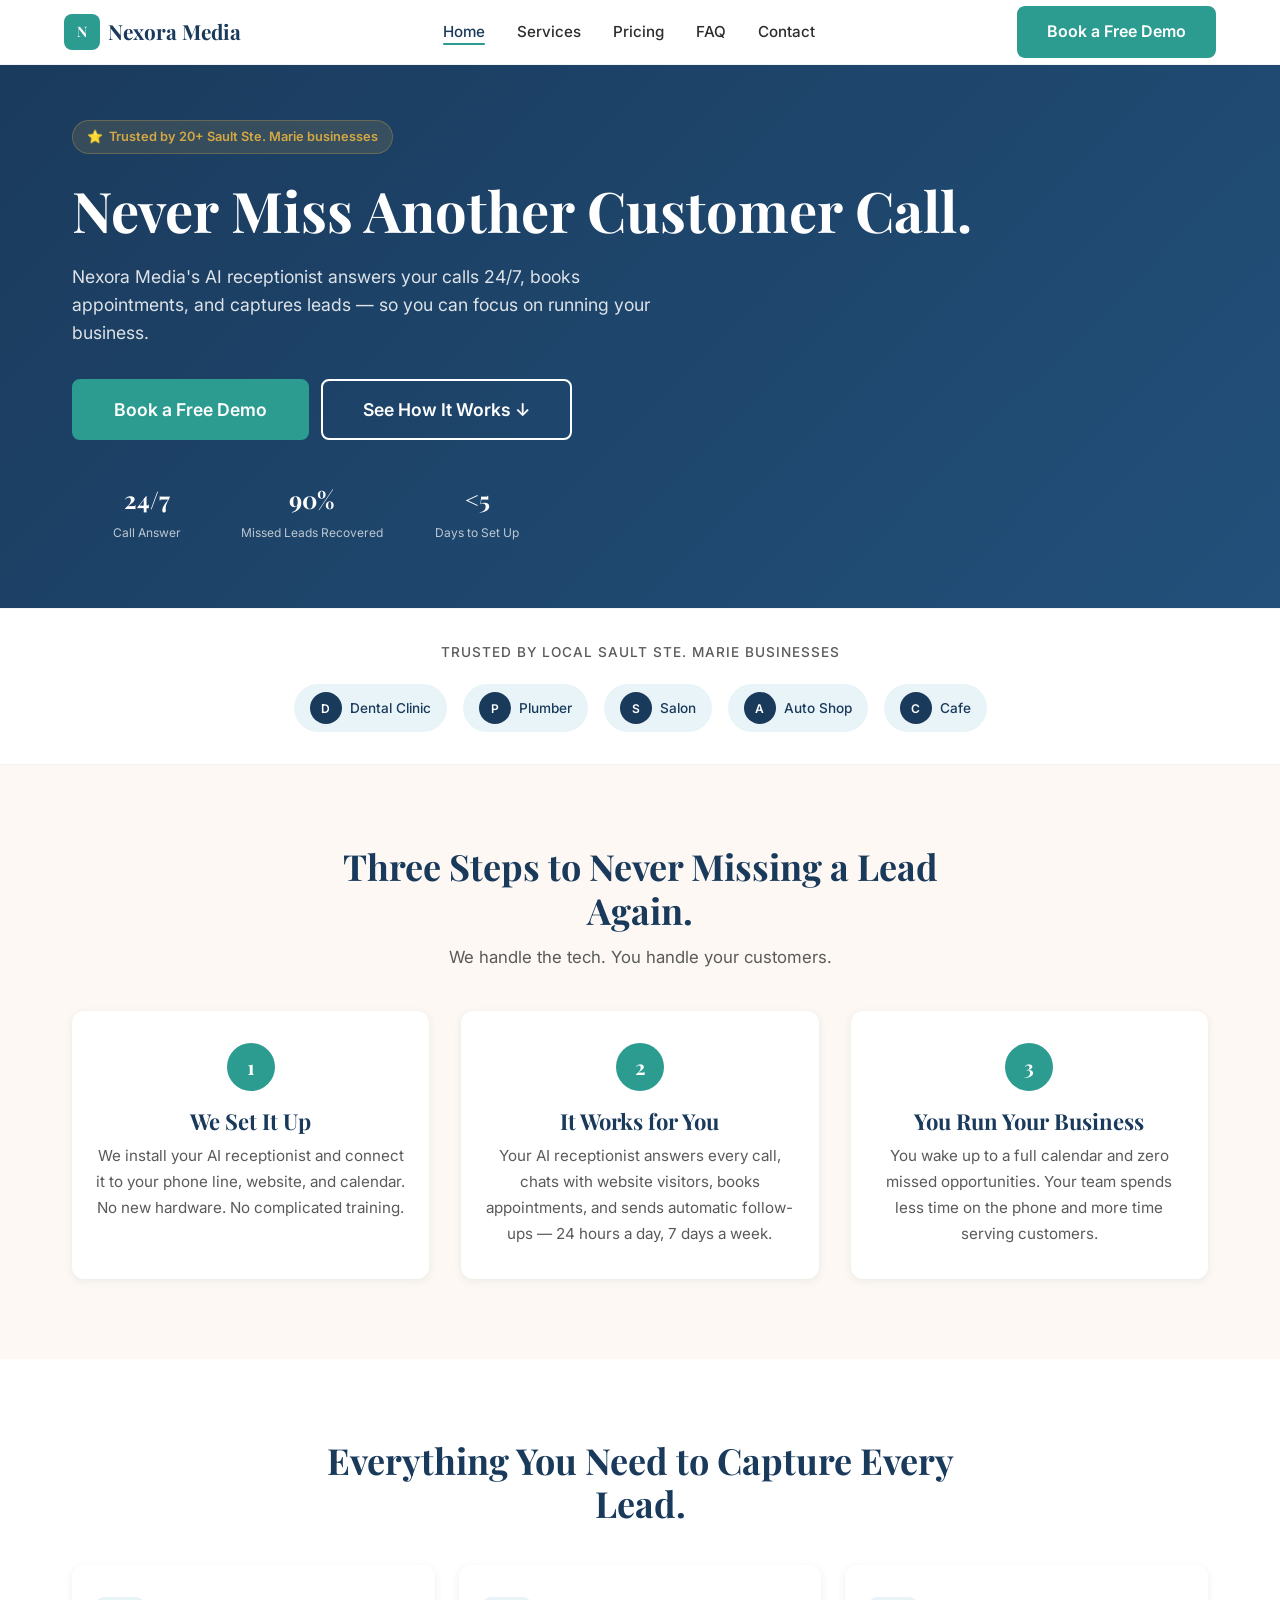
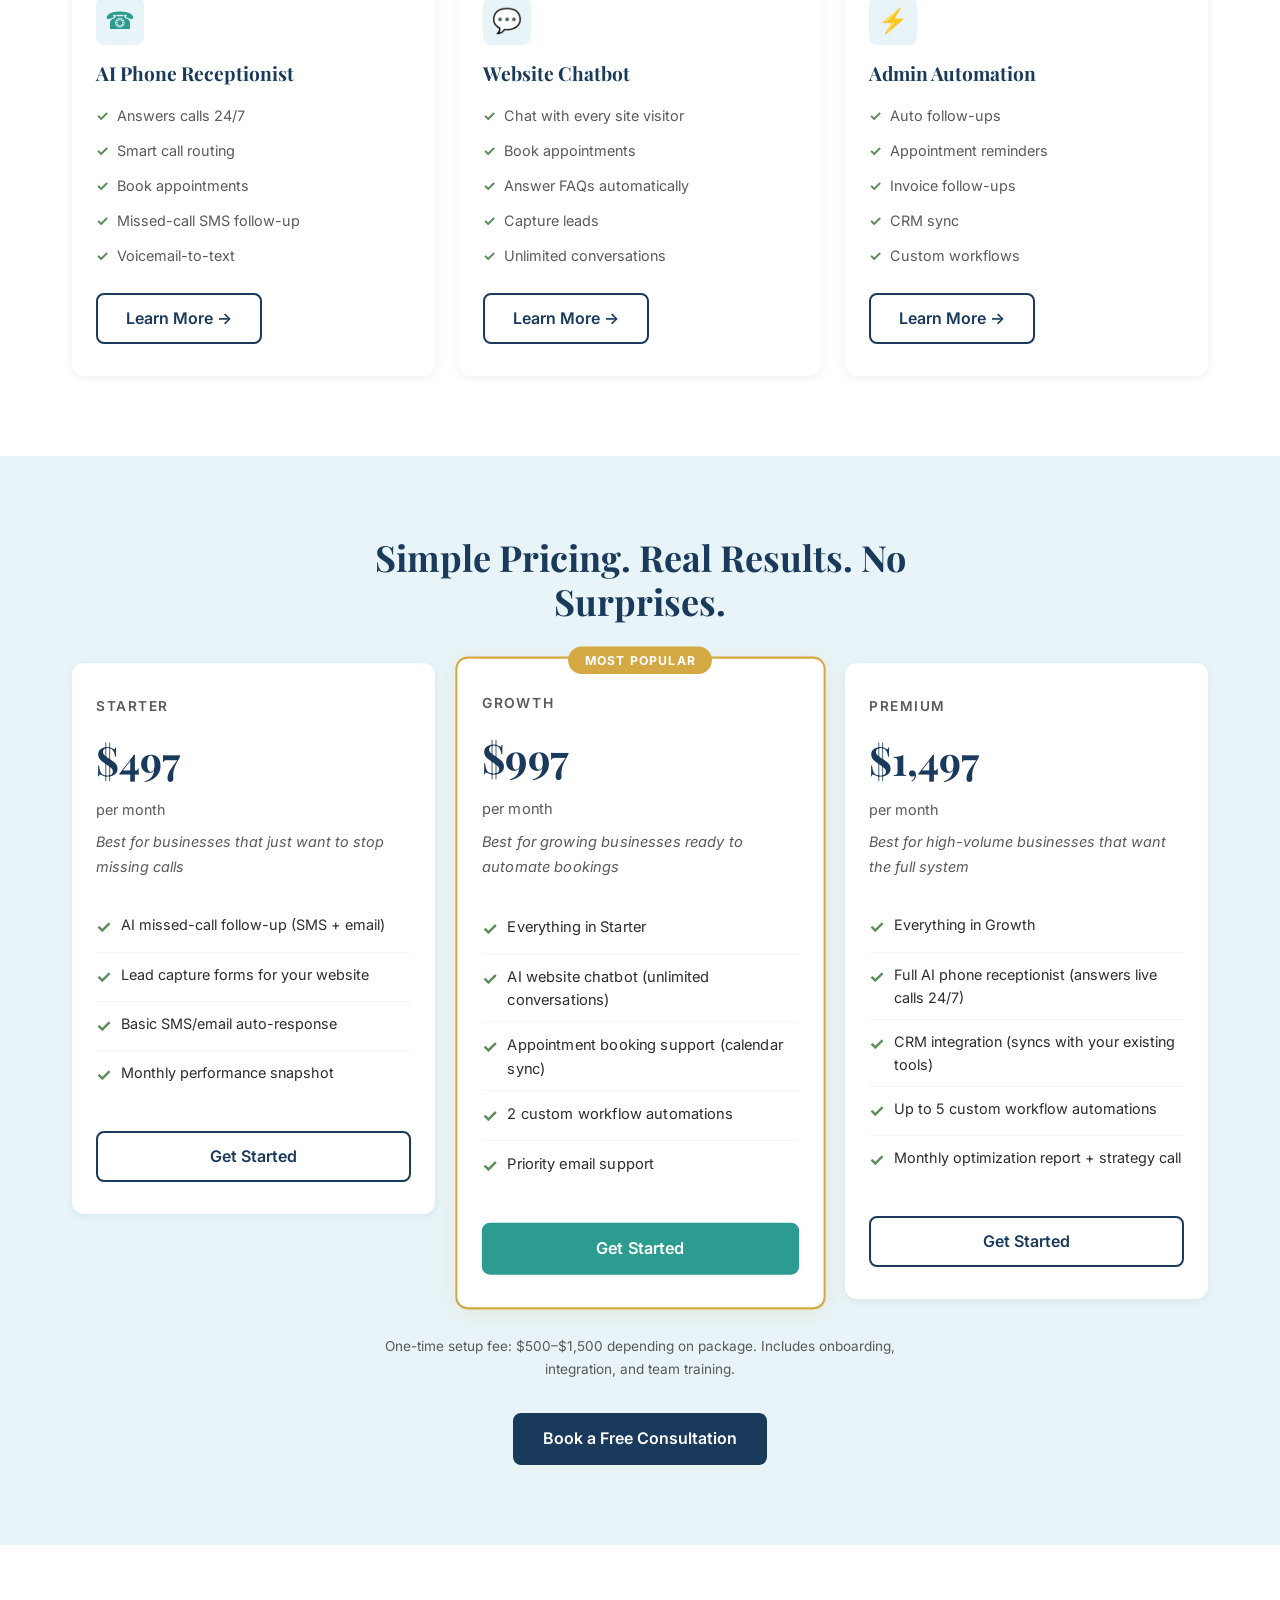
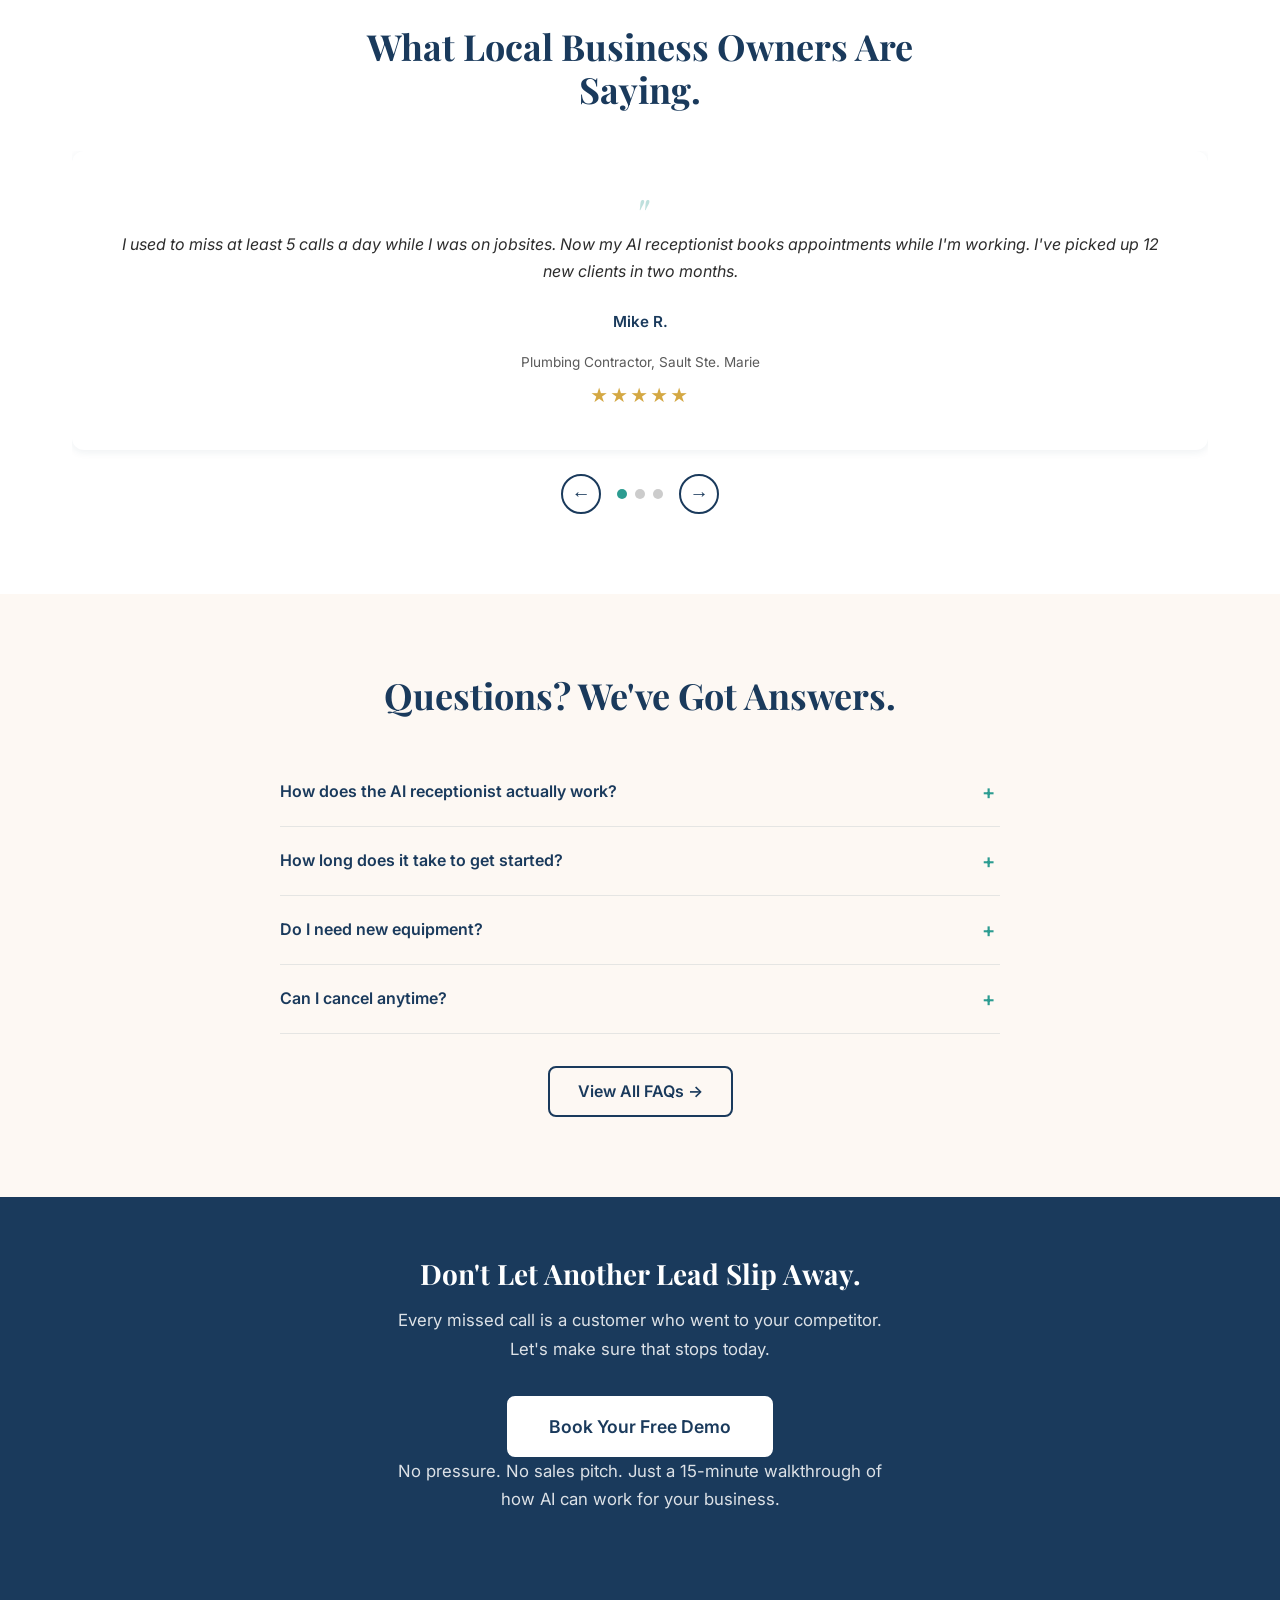
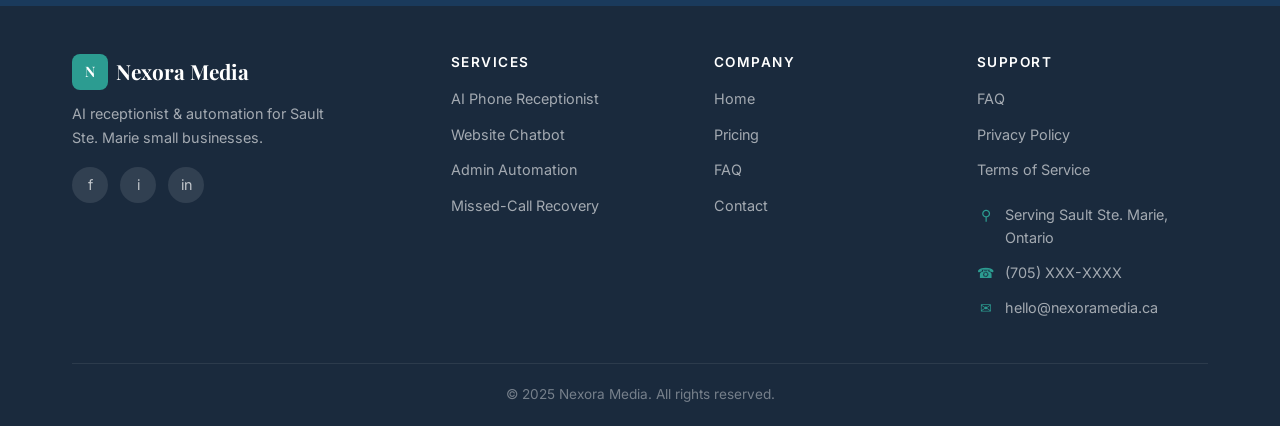
<file: index.html>
<!DOCTYPE html>
<html lang="en">
<head>
  <meta charset="UTF-8">
  <meta name="viewport" content="width=device-width, initial-scale=1.0">
  <meta name="description" content="Never miss another customer call. Nexora Media installs AI receptionists for local Sault Ste. Marie businesses — 24/7 call answering, appointment booking, and lead capture. Book a free demo.">
  <title>Nexora Media | AI Receptionist for Sault Ste. Marie Businesses</title>
  <link rel="stylesheet" href="styles.css">
  <link rel="icon" type="image/svg+xml" href="data:image/svg+xml,<svg xmlns='http://www.w3.org/2000/svg' viewBox='0 0 100 100'><rect width='100' height='100' rx='16' fill='%232C9C91'/><text x='50' y='68' font-family='Georgia' font-size='52' font-weight='700' fill='white' text-anchor='middle'>N</text></svg>">
</head>
<body>

<!-- ============================================================
     STICKY HEADER
     ============================================================ -->
<header class="site-header" id="site-header">
  <nav class="nav-container">
    <a href="index.html" class="logo">
      <span class="logo-icon">N</span>
      Nexora Media
    </a>
    <ul class="nav-links">
      <li><a href="index.html" class="active">Home</a></li>
      <li><a href="services.html">Services</a></li>
      <li><a href="pricing.html">Pricing</a></li>
      <li><a href="faq.html">FAQ</a></li>
      <li><a href="contact.html">Contact</a></li>
    </ul>
    <a href="contact.html" class="btn btn-teal nav-cta">Book a Free Demo</a>
    <button class="mobile-menu-btn" id="mobile-menu-btn" aria-label="Toggle menu">
      <span></span>
      <span></span>
      <span></span>
    </button>
  </nav>
</header>

<!-- Mobile Navigation Overlay -->
<div class="mobile-nav-overlay" id="mobile-nav-overlay">
  <a href="index.html">Home</a>
  <a href="services.html">Services</a>
  <a href="pricing.html">Pricing</a>
  <a href="faq.html">FAQ</a>
  <a href="contact.html">Contact</a>
  <a href="contact.html" class="btn btn-teal btn-block">Book a Free Demo</a>
</div>

<!-- ============================================================
     HERO SECTION
     ============================================================ -->
<section class="hero-section">
  <div class="container">
    <div class="hero-content">
      <div class="hero-badge">
        <span>⭐</span> Trusted by 20+ Sault Ste. Marie businesses
      </div>
      <h1>Never Miss Another Customer Call.</h1>
      <p>Nexora Media's AI receptionist answers your calls 24/7, books appointments, and captures leads — so you can focus on running your business.</p>
      <div class="hero-buttons">
        <a href="contact.html" class="btn btn-teal btn-large">Book a Free Demo</a>
        <a href="#how-it-works" class="btn btn-ghost-light btn-large">See How It Works &darr;</a>
      </div>
      <div class="hero-stats">
        <div class="stat-item">
          <span class="stat-number">24/7</span>
          <span class="stat-label">Call Answer</span>
        </div>
        <div class="stat-item">
          <span class="stat-number">90%</span>
          <span class="stat-label">Missed Leads Recovered</span>
        </div>
        <div class="stat-item">
          <span class="stat-number">&lt;5</span>
          <span class="stat-label">Days to Set Up</span>
        </div>
      </div>
    </div>
  </div>
</section>

<!-- ============================================================
     TRUST BAR / SOCIAL PROOF
     ============================================================ -->
<section class="trust-bar">
  <div class="container">
    <div class="trust-bar-inner">
      <p class="trust-label">Trusted by Local Sault Ste. Marie Businesses</p>
      <div class="trust-logos">
        <div class="trust-logo-item">
          <span class="icon-circle">D</span>
          Dental Clinic
        </div>
        <div class="trust-logo-item">
          <span class="icon-circle">P</span>
          Plumber
        </div>
        <div class="trust-logo-item">
          <span class="icon-circle">S</span>
          Salon
        </div>
        <div class="trust-logo-item">
          <span class="icon-circle">A</span>
          Auto Shop
        </div>
        <div class="trust-logo-item">
          <span class="icon-circle">C</span>
          Cafe
        </div>
      </div>
    </div>
  </div>
</section>

<!-- ============================================================
     HOW IT WORKS
     ============================================================ -->
<section class="section section-warm" id="how-it-works">
  <div class="container">
    <div class="section-header">
      <h2>Three Steps to Never Missing a Lead Again.</h2>
      <p class="section-subtitle">We handle the tech. You handle your customers.</p>
    </div>
    <div class="steps-grid">
      <div class="step-card">
        <div class="step-number">1</div>
        <h3>We Set It Up</h3>
        <p>We install your AI receptionist and connect it to your phone line, website, and calendar. No new hardware. No complicated training.</p>
      </div>
      <div class="step-card">
        <div class="step-number">2</div>
        <h3>It Works for You</h3>
        <p>Your AI receptionist answers every call, chats with website visitors, books appointments, and sends automatic follow-ups — 24 hours a day, 7 days a week.</p>
      </div>
      <div class="step-card">
        <div class="step-number">3</div>
        <h3>You Run Your Business</h3>
        <p>You wake up to a full calendar and zero missed opportunities. Your team spends less time on the phone and more time serving customers.</p>
      </div>
    </div>
  </div>
</section>

<!-- ============================================================
     SERVICES SNAPSHOT
     ============================================================ -->
<section class="section section-white">
  <div class="container">
    <div class="section-header">
      <h2>Everything You Need to Capture Every Lead.</h2>
    </div>
    <div class="services-grid">
      <div class="service-card">
        <div class="service-icon">&#9742;</div>
        <h3>AI Phone Receptionist</h3>
        <ul>
          <li>Answers calls 24/7</li>
          <li>Smart call routing</li>
          <li>Book appointments</li>
          <li>Missed-call SMS follow-up</li>
          <li>Voicemail-to-text</li>
        </ul>
        <a href="services.html" class="btn btn-ghost">Learn More &rarr;</a>
      </div>
      <div class="service-card">
        <div class="service-icon">&#128172;</div>
        <h3>Website Chatbot</h3>
        <ul>
          <li>Chat with every site visitor</li>
          <li>Book appointments</li>
          <li>Answer FAQs automatically</li>
          <li>Capture leads</li>
          <li>Unlimited conversations</li>
        </ul>
        <a href="services.html" class="btn btn-ghost">Learn More &rarr;</a>
      </div>
      <div class="service-card">
        <div class="service-icon">&#9889;</div>
        <h3>Admin Automation</h3>
        <ul>
          <li>Auto follow-ups</li>
          <li>Appointment reminders</li>
          <li>Invoice follow-ups</li>
          <li>CRM sync</li>
          <li>Custom workflows</li>
        </ul>
        <a href="services.html" class="btn btn-ghost">Learn More &rarr;</a>
      </div>
    </div>
  </div>
</section>

<!-- ============================================================
     PRICING SECTION (Preview)
     ============================================================ -->
<section class="section section-light">
  <div class="container">
    <div class="section-header">
      <h2>Simple Pricing. Real Results. No Surprises.</h2>
    </div>
    <div class="pricing-grid">
      <!-- Starter -->
      <div class="pricing-card">
        <p class="pricing-name">Starter</p>
        <p class="pricing-price">$497</p>
        <p class="pricing-period">per month</p>
        <p class="pricing-description">Best for businesses that just want to stop missing calls</p>
        <ul class="pricing-features">
          <li>AI missed-call follow-up (SMS + email)</li>
          <li>Lead capture forms for your website</li>
          <li>Basic SMS/email auto-response</li>
          <li>Monthly performance snapshot</li>
        </ul>
        <a href="pricing.html" class="btn btn-ghost btn-block">Get Started</a>
      </div>

      <!-- Growth (Popular) -->
      <div class="pricing-card popular">
        <span class="popular-badge">Most Popular</span>
        <p class="pricing-name">Growth</p>
        <p class="pricing-price">$997</p>
        <p class="pricing-period">per month</p>
        <p class="pricing-description">Best for growing businesses ready to automate bookings</p>
        <ul class="pricing-features">
          <li>Everything in Starter</li>
          <li>AI website chatbot (unlimited conversations)</li>
          <li>Appointment booking support (calendar sync)</li>
          <li>2 custom workflow automations</li>
          <li>Priority email support</li>
        </ul>
        <a href="pricing.html" class="btn btn-teal btn-block">Get Started</a>
      </div>

      <!-- Premium -->
      <div class="pricing-card">
        <p class="pricing-name">Premium</p>
        <p class="pricing-price">$1,497</p>
        <p class="pricing-period">per month</p>
        <p class="pricing-description">Best for high-volume businesses that want the full system</p>
        <ul class="pricing-features">
          <li>Everything in Growth</li>
          <li>Full AI phone receptionist (answers live calls 24/7)</li>
          <li>CRM integration (syncs with your existing tools)</li>
          <li>Up to 5 custom workflow automations</li>
          <li>Monthly optimization report + strategy call</li>
        </ul>
        <a href="pricing.html" class="btn btn-ghost btn-block">Get Started</a>
      </div>
    </div>
    <p class="pricing-note">One-time setup fee: $500–$1,500 depending on package. Includes onboarding, integration, and team training.</p>
    <div class="pricing-cta">
      <a href="contact.html" class="btn btn-primary">Book a Free Consultation</a>
    </div>
  </div>
</section>

<!-- ============================================================
     TESTIMONIAL CAROUSEL
     ============================================================ -->
<section class="section section-white">
  <div class="container">
    <div class="section-header">
      <h2>What Local Business Owners Are Saying.</h2>
    </div>
    <div class="testimonial-carousel" id="testimonial-carousel">
      <!-- Slide 1 -->
      <div class="testimonial-slide" data-index="0">
        <div class="testimonial-text">
          I used to miss at least 5 calls a day while I was on jobsites. Now my AI receptionist books appointments while I'm working. I've picked up 12 new clients in two months.
        </div>
        <p class="testimonial-author">Mike R.</p>
        <p class="testimonial-role">Plumbing Contractor, Sault Ste. Marie</p>
        <div class="testimonial-stars">★★★★★</div>
      </div>

      <!-- Slide 2 -->
      <div class="testimonial-slide" data-index="1" style="display:none;">
        <div class="testimonial-text">
          Our front desk was overwhelmed. We'd put people on hold for 10 minutes. Now the AI handles the routine calls and only routes the complex ones to us. Our patients love it.
        </div>
        <p class="testimonial-author">Dr. Lisa C.</p>
        <p class="testimonial-role">Dental Clinic, Sault Ste. Marie</p>
        <div class="testimonial-stars">★★★★★</div>
      </div>

      <!-- Slide 3 -->
      <div class="testimonial-slide" data-index="2" style="display:none;">
        <div class="testimonial-text">
          I was skeptical — thought it'd be robotic and impersonal. But the AI sounds natural, answers the common questions, and books appointments just like my receptionist would. Best decision I've made for my salon.
        </div>
        <p class="testimonial-author">Sarah T.</p>
        <p class="testimonial-role">Salon Owner, Sault Ste. Marie</p>
        <div class="testimonial-stars">★★★★★</div>
      </div>

      <div class="carousel-controls">
        <button class="carousel-btn" id="carousel-prev" aria-label="Previous">&#8592;</button>
        <div class="carousel-dots">
          <button class="dot active" data-index="0" aria-label="Slide 1"></button>
          <button class="dot" data-index="1" aria-label="Slide 2"></button>
          <button class="dot" data-index="2" aria-label="Slide 3"></button>
        </div>
        <button class="carousel-btn" id="carousel-next" aria-label="Next">&#8594;</button>
      </div>
    </div>
  </div>
</section>

<!-- ============================================================
     FAQ SECTION (Preview)
     ============================================================ -->
<section class="section section-warm">
  <div class="container">
    <div class="section-header">
      <h2>Questions? We've Got Answers.</h2>
    </div>
    <div class="faq-list">
      <div class="faq-item">
        <button class="faq-question">
          How does the AI receptionist actually work?
          <span class="faq-icon">+</span>
        </button>
        <div class="faq-answer">
          <p>We connect it to your existing phone number. When a customer calls, the AI answers, understands their request, books appointments or captures leads, and sends you a summary. If it can't handle something, it routes to you.</p>
        </div>
      </div>
      <div class="faq-item">
        <button class="faq-question">
          How long does it take to get started?
          <span class="faq-icon">+</span>
        </button>
        <div class="faq-answer">
          <p>Most businesses are up and running within 5–10 business days. We handle the technical setup, connect your phone system, train the AI on your business, and walk your team through everything.</p>
        </div>
      </div>
      <div class="faq-item">
        <button class="faq-question">
          Do I need new equipment?
          <span class="faq-icon">+</span>
        </button>
        <div class="faq-answer">
          <p>No. It works with your existing phone line, website, and calendar. No hardware to install.</p>
        </div>
      </div>
      <div class="faq-item">
        <button class="faq-question">
          Can I cancel anytime?
          <span class="faq-icon">+</span>
        </button>
        <div class="faq-answer">
          <p>Yes. Month-to-month with no long-term contract. No cancellation fees.</p>
        </div>
      </div>
    </div>
    <div class="text-center mt-32">
      <a href="faq.html" class="btn btn-ghost">View All FAQs &rarr;</a>
    </div>
  </div>
</section>

<!-- ============================================================
     FINAL CTA
     ============================================================ -->
<section class="cta-section">
  <div class="container">
    <h2>Don't Let Another Lead Slip Away.</h2>
    <p>Every missed call is a customer who went to your competitor. Let's make sure that stops today.</p>
    <a href="contact.html" class="btn btn-primary btn-large">Book Your Free Demo</a>
    <p class="cta-fineprint">No pressure. No sales pitch. Just a 15-minute walkthrough of how AI can work for your business.</p>
  </div>
</section>

<!-- ============================================================
     FOOTER
     ============================================================ -->
<footer class="site-footer">
  <div class="container">
    <div class="footer-grid">
      <div class="footer-brand">
        <a href="index.html" class="logo">
          <span class="logo-icon">N</span>
          Nexora Media
        </a>
        <p>AI receptionist &amp; automation for Sault Ste. Marie small businesses.</p>
        <div class="footer-social">
          <a href="#" aria-label="Facebook">f</a>
          <a href="#" aria-label="Instagram">i</a>
          <a href="#" aria-label="LinkedIn">in</a>
        </div>
      </div>
      <div class="footer-col">
        <h4>Services</h4>
        <ul>
          <li><a href="services.html">AI Phone Receptionist</a></li>
          <li><a href="services.html">Website Chatbot</a></li>
          <li><a href="services.html">Admin Automation</a></li>
          <li><a href="services.html">Missed-Call Recovery</a></li>
        </ul>
      </div>
      <div class="footer-col">
        <h4>Company</h4>
        <ul>
          <li><a href="index.html">Home</a></li>
          <li><a href="pricing.html">Pricing</a></li>
          <li><a href="faq.html">FAQ</a></li>
          <li><a href="contact.html">Contact</a></li>
        </ul>
      </div>
      <div class="footer-col">
        <h4>Support</h4>
        <ul>
          <li><a href="faq.html">FAQ</a></li>
          <li><a href="#">Privacy Policy</a></li>
          <li><a href="#">Terms of Service</a></li>
        </ul>
        <div style="margin-top: 20px;">
          <div class="footer-contact-item">
            <span class="icon">&#9906;</span>
            <span>Serving Sault Ste. Marie, Ontario</span>
          </div>
          <div class="footer-contact-item">
            <span class="icon">&#9742;</span>
            <span>(705) XXX-XXXX</span>
          </div>
          <div class="footer-contact-item">
            <span class="icon">&#9993;</span>
            <span>hello@nexoramedia.ca</span>
          </div>
        </div>
      </div>
    </div>
    <div class="footer-bottom">
      &copy; 2025 Nexora Media. All rights reserved.
    </div>
  </div>
</footer>

<!-- ============================================================
     JAVASCRIPT
     ============================================================ -->
<script>
// --- Sticky Nav ---
(function() {
  const header = document.getElementById('site-header');
  let ticking = false;
  window.addEventListener('scroll', function() {
    if (!ticking) {
      window.requestAnimationFrame(function() {
        if (window.scrollY > 20) {
          header.classList.add('scrolled');
        } else {
          header.classList.remove('scrolled');
        }
        ticking = false;
      });
      ticking = true;
    }
  });
})();

// --- Mobile Hamburger Menu ---
(function() {
  const btn = document.getElementById('mobile-menu-btn');
  const overlay = document.getElementById('mobile-nav-overlay');
  btn.addEventListener('click', function() {
    btn.classList.toggle('active');
    overlay.classList.toggle('open');
    document.body.style.overflow = overlay.classList.contains('open') ? 'hidden' : '';
  });
  overlay.querySelectorAll('a').forEach(function(link) {
    link.addEventListener('click', function() {
      btn.classList.remove('active');
      overlay.classList.remove('open');
      document.body.style.overflow = '';
    });
  });
})();

// --- FAQ Accordion ---
(function() {
  const items = document.querySelectorAll('.faq-item');
  items.forEach(function(item) {
    const question = item.querySelector('.faq-question');
    question.addEventListener('click', function() {
      const isOpen = item.classList.contains('open');
      items.forEach(function(i) { i.classList.remove('open'); });
      if (!isOpen) {
        item.classList.add('open');
      }
    });
  });
})();

// --- Testimonial Carousel ---
(function() {
  const slides = document.querySelectorAll('.testimonial-slide');
  const dots = document.querySelectorAll('.dot');
  const prevBtn = document.getElementById('carousel-prev');
  const nextBtn = document.getElementById('carousel-next');
  let current = 0;
  const total = slides.length;

  function showSlide(index) {
    slides.forEach(function(slide, i) {
      slide.style.display = i === index ? '' : 'none';
    });
    dots.forEach(function(dot, i) {
      dot.classList.toggle('active', i === index);
    });
    current = index;
  }

  prevBtn.addEventListener('click', function() {
    showSlide((current - 1 + total) % total);
  });

  nextBtn.addEventListener('click', function() {
    showSlide((current + 1) % total);
  });

  dots.forEach(function(dot) {
    dot.addEventListener('click', function() {
      showSlide(parseInt(dot.getAttribute('data-index')));
    });
  });
})();

// --- Smooth Scroll for anchor links ---
(function() {
  document.querySelectorAll('a[href^="#"]').forEach(function(anchor) {
    anchor.addEventListener('click', function(e) {
      const target = document.querySelector(this.getAttribute('href'));
      if (target) {
        e.preventDefault();
        target.scrollIntoView({ behavior: 'smooth', block: 'start' });
      }
    });
  });
})();
</script>

</body>
</html>
</file>
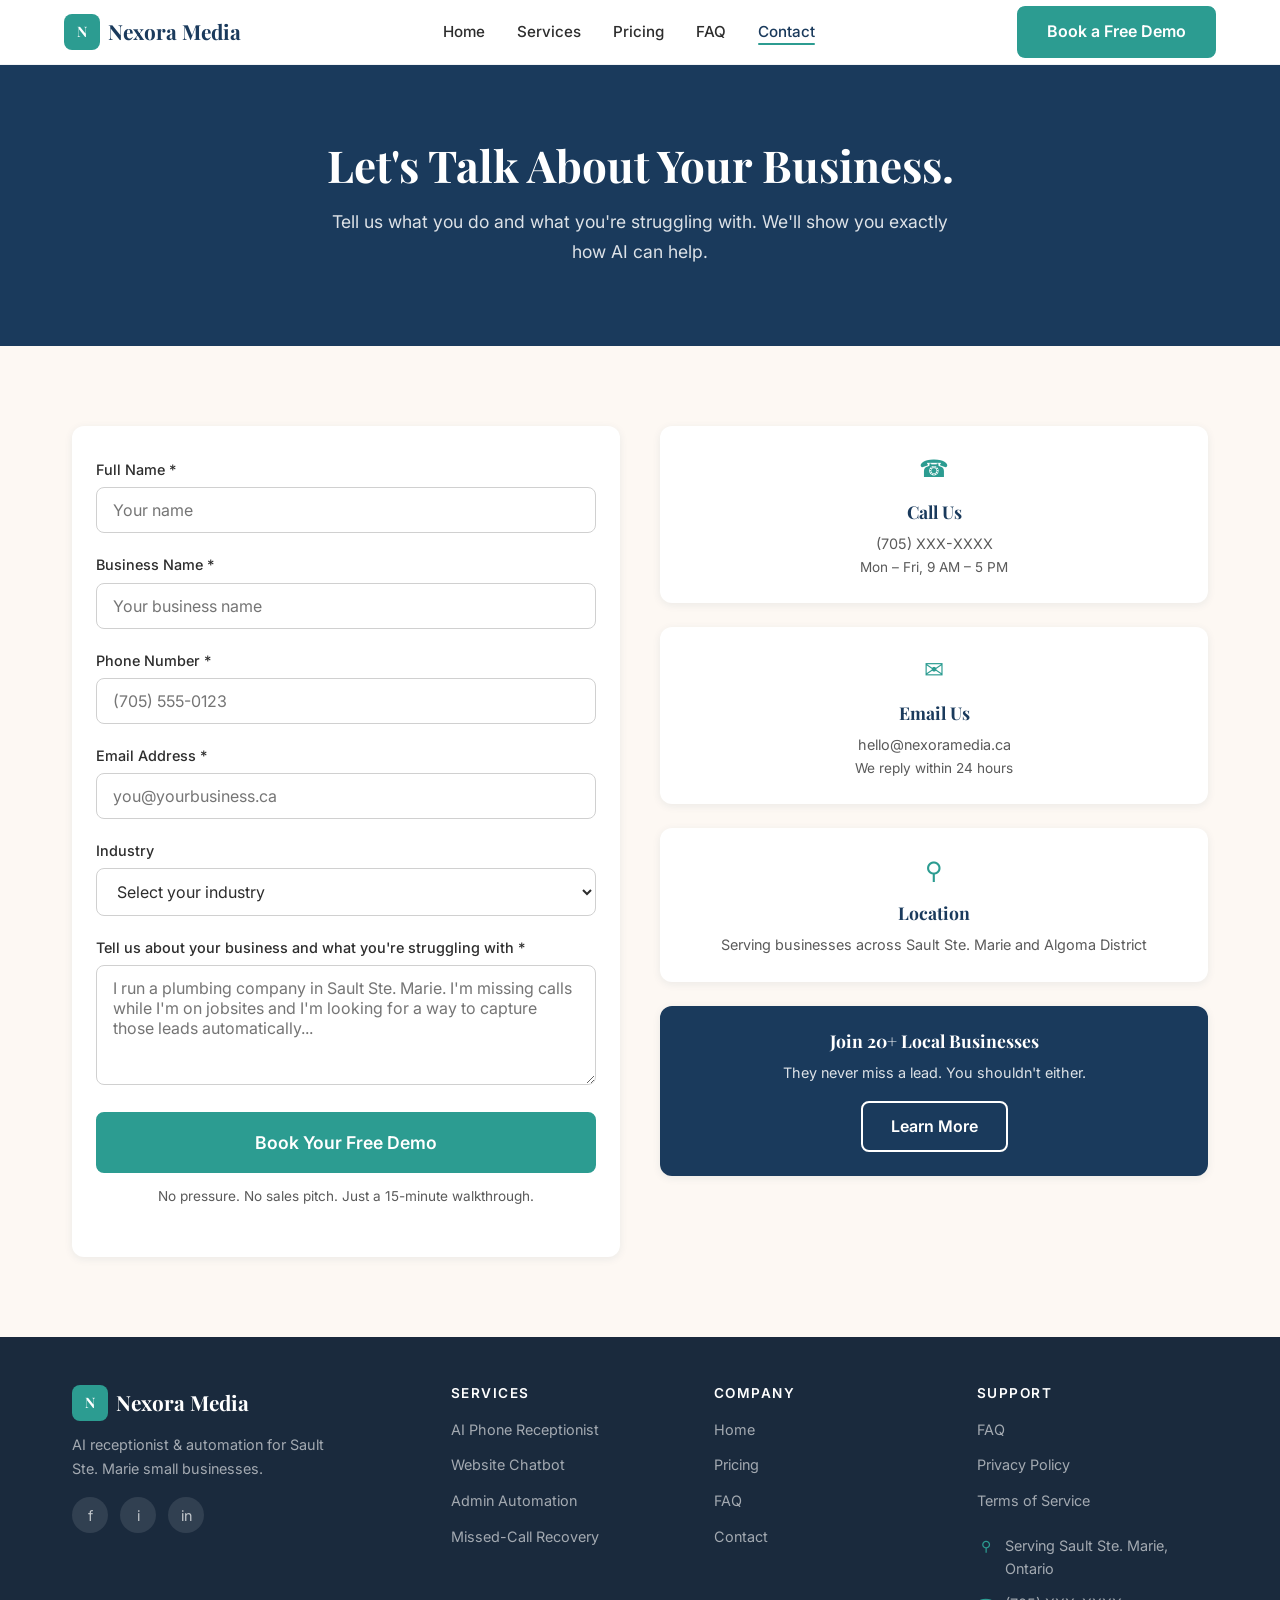
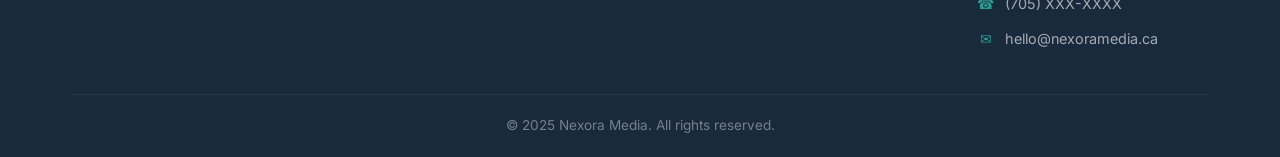
<file: contact.html>
<!DOCTYPE html>
<html lang="en">
<head>
  <meta charset="UTF-8">
  <meta name="viewport" content="width=device-width, initial-scale=1.0">
  <meta name="description" content="Contact Nexora Media — AI receptionist and automation services for Sault Ste. Marie businesses. Book a free demo.">
  <title>Contact | Nexora Media — AI Receptionist for Sault Ste. Marie</title>
  <link rel="stylesheet" href="styles.css">
  <link rel="icon" type="image/svg+xml" href="data:image/svg+xml,<svg xmlns='http://www.w3.org/2000/svg' viewBox='0 0 100 100'><rect width='100' height='100' rx='16' fill='%232C9C91'/><text x='50' y='68' font-family='Georgia' font-size='52' font-weight='700' fill='white' text-anchor='middle'>N</text></svg>">
</head>
<body>

<!-- ============================================================
     HEADER
     ============================================================ -->
<header class="site-header" id="site-header">
  <nav class="nav-container">
    <a href="index.html" class="logo">
      <span class="logo-icon">N</span>
      Nexora Media
    </a>
    <ul class="nav-links">
      <li><a href="index.html">Home</a></li>
      <li><a href="services.html">Services</a></li>
      <li><a href="pricing.html">Pricing</a></li>
      <li><a href="faq.html">FAQ</a></li>
      <li><a href="contact.html" class="active">Contact</a></li>
    </ul>
    <a href="contact.html" class="btn btn-teal nav-cta">Book a Free Demo</a>
    <button class="mobile-menu-btn" id="mobile-menu-btn" aria-label="Toggle menu">
      <span></span>
      <span></span>
      <span></span>
    </button>
  </nav>
</header>

<div class="mobile-nav-overlay" id="mobile-nav-overlay">
  <a href="index.html">Home</a>
  <a href="services.html">Services</a>
  <a href="pricing.html">Pricing</a>
  <a href="faq.html">FAQ</a>
  <a href="contact.html">Contact</a>
  <a href="contact.html" class="btn btn-teal btn-block">Book a Free Demo</a>
</div>

<!-- ============================================================
     PAGE HERO
     ============================================================ -->
<section class="page-hero">
  <div class="container">
    <h1>Let's Talk About Your Business.</h1>
    <p>Tell us what you do and what you're struggling with. We'll show you exactly how AI can help.</p>
  </div>
</section>

<!-- ============================================================
     CONTACT SECTION
     ============================================================ -->
<section class="section section-warm">
  <div class="container">
    <div class="contact-grid">
      <!-- Contact Form -->
      <div class="contact-form-wrapper">
        <form id="contact-form" action="#" method="POST">
          <div class="form-group">
            <label for="name">Full Name *</label>
            <input type="text" id="name" name="name" required placeholder="Your name">
          </div>
          <div class="form-group">
            <label for="business">Business Name *</label>
            <input type="text" id="business" name="business" required placeholder="Your business name">
          </div>
          <div class="form-group">
            <label for="phone">Phone Number *</label>
            <input type="tel" id="phone" name="phone" required placeholder="(705) 555-0123">
          </div>
          <div class="form-group">
            <label for="email">Email Address *</label>
            <input type="email" id="email" name="email" required placeholder="you@yourbusiness.ca">
          </div>
          <div class="form-group">
            <label for="industry">Industry</label>
            <select id="industry" name="industry">
              <option value="">Select your industry</option>
              <option value="dental">Dental / Medical</option>
              <option value="contractor">Contractor / Trades</option>
              <option value="restaurant">Restaurant / Cafe</option>
              <option value="salon">Salon / Barbershop</option>
              <option value="auto">Auto Repair</option>
              <option value="professional">Professional Services</option>
              <option value="other">Other</option>
            </select>
          </div>
          <div class="form-group">
            <label for="message">Tell us about your business and what you're struggling with *</label>
            <textarea id="message" name="message" required placeholder="I run a plumbing company in Sault Ste. Marie. I'm missing calls while I'm on jobsites and I'm looking for a way to capture those leads automatically..."></textarea>
          </div>
          <button type="submit" class="btn btn-teal btn-block btn-large">Book Your Free Demo</button>
          <p style="font-size: 0.85rem; color: var(--medium-grey); margin-top: 12px; text-align: center;">No pressure. No sales pitch. Just a 15-minute walkthrough.</p>
        </form>
        <div id="thank-you" style="display:none; text-align: center; padding: 40px 20px;">
          <p style="font-size: 2rem; margin-bottom: 16px;">&#10004;</p>
          <h3 style="color: var(--teal);">Thanks for reaching out!</h3>
          <p>We'll be in touch within 24 hours to schedule your free demo. In the meantime, feel free to call us at (705) XXX-XXXX.</p>
        </div>
      </div>

      <!-- Contact Info Sidebar -->
      <div class="contact-info-sidebar">
        <div class="contact-info-card">
          <div class="icon">&#9742;</div>
          <h3>Call Us</h3>
          <p>(705) XXX-XXXX</p>
          <p style="font-size: 0.85rem;">Mon – Fri, 9 AM – 5 PM</p>
        </div>
        <div class="contact-info-card">
          <div class="icon">&#9993;</div>
          <h3>Email Us</h3>
          <p>hello@nexoramedia.ca</p>
          <p style="font-size: 0.85rem;">We reply within 24 hours</p>
        </div>
        <div class="contact-info-card">
          <div class="icon">&#9906;</div>
          <h3>Location</h3>
          <p>Serving businesses across Sault Ste. Marie and Algoma District</p>
        </div>
        <div class="contact-info-card" style="background-color: var(--deep-blue); color: #fff;">
          <h3 style="color: #fff; margin-bottom: 8px;">Join 20+ Local Businesses</h3>
          <p style="color: rgba(255,255,255,0.85);">They never miss a lead. You shouldn't either.</p>
          <a href="index.html" class="btn btn-ghost-light mt-16" style="display: inline-block;">Learn More</a>
        </div>
      </div>
    </div>
  </div>
</section>

<!-- ============================================================
     FOOTER
     ============================================================ -->
<footer class="site-footer">
  <div class="container">
    <div class="footer-grid">
      <div class="footer-brand">
        <a href="index.html" class="logo">
          <span class="logo-icon">N</span>
          Nexora Media
        </a>
        <p>AI receptionist &amp; automation for Sault Ste. Marie small businesses.</p>
        <div class="footer-social">
          <a href="#" aria-label="Facebook">f</a>
          <a href="#" aria-label="Instagram">i</a>
          <a href="#" aria-label="LinkedIn">in</a>
        </div>
      </div>
      <div class="footer-col">
        <h4>Services</h4>
        <ul>
          <li><a href="services.html">AI Phone Receptionist</a></li>
          <li><a href="services.html">Website Chatbot</a></li>
          <li><a href="services.html">Admin Automation</a></li>
          <li><a href="services.html">Missed-Call Recovery</a></li>
        </ul>
      </div>
      <div class="footer-col">
        <h4>Company</h4>
        <ul>
          <li><a href="index.html">Home</a></li>
          <li><a href="pricing.html">Pricing</a></li>
          <li><a href="faq.html">FAQ</a></li>
          <li><a href="contact.html">Contact</a></li>
        </ul>
      </div>
      <div class="footer-col">
        <h4>Support</h4>
        <ul>
          <li><a href="faq.html">FAQ</a></li>
          <li><a href="#">Privacy Policy</a></li>
          <li><a href="#">Terms of Service</a></li>
        </ul>
        <div style="margin-top: 20px;">
          <div class="footer-contact-item">
            <span class="icon">&#9906;</span>
            <span>Serving Sault Ste. Marie, Ontario</span>
          </div>
          <div class="footer-contact-item">
            <span class="icon">&#9742;</span>
            <span>(705) XXX-XXXX</span>
          </div>
          <div class="footer-contact-item">
            <span class="icon">&#9993;</span>
            <span>hello@nexoramedia.ca</span>
          </div>
        </div>
      </div>
    </div>
    <div class="footer-bottom">
      &copy; 2025 Nexora Media. All rights reserved.
    </div>
  </div>
</footer>

<script>
// Sticky Nav
(function() {
  const header = document.getElementById('site-header');
  window.addEventListener('scroll', function() {
    if (window.scrollY > 20) {
      header.classList.add('scrolled');
    } else {
      header.classList.remove('scrolled');
    }
  });
})();

// Mobile Menu
(function() {
  const btn = document.getElementById('mobile-menu-btn');
  const overlay = document.getElementById('mobile-nav-overlay');
  btn.addEventListener('click', function() {
    btn.classList.toggle('active');
    overlay.classList.toggle('open');
    document.body.style.overflow = overlay.classList.contains('open') ? 'hidden' : '';
  });
  overlay.querySelectorAll('a').forEach(function(link) {
    link.addEventListener('click', function() {
      btn.classList.remove('active');
      overlay.classList.remove('open');
      document.body.style.overflow = '';
    });
  });
})();

// Contact Form Submission (thank-you state)
(function() {
  const form = document.getElementById('contact-form');
  const thankYou = document.getElementById('thank-you');
  if (form) {
    form.addEventListener('submit', function(e) {
      e.preventDefault();
      form.style.display = 'none';
      thankYou.style.display = 'block';
    });
  }
})();
</script>

</body>
</html>
</file>
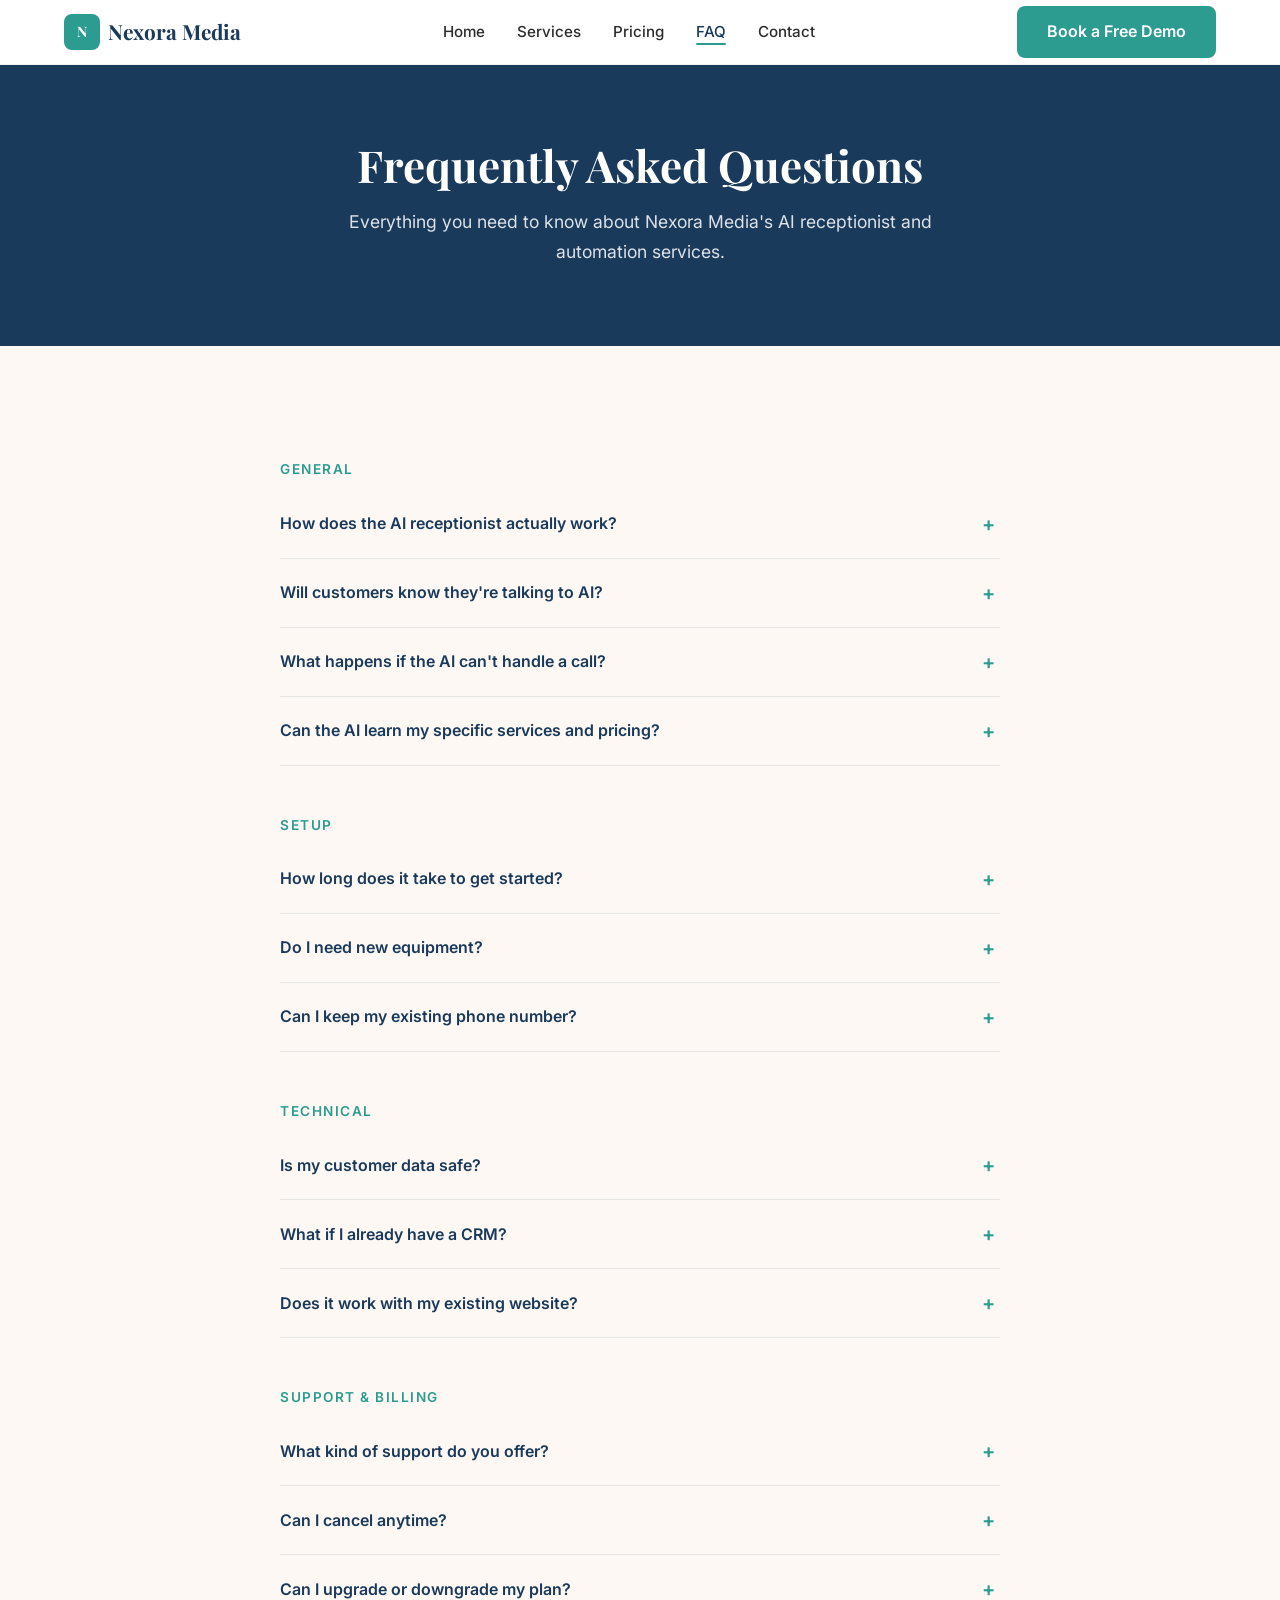
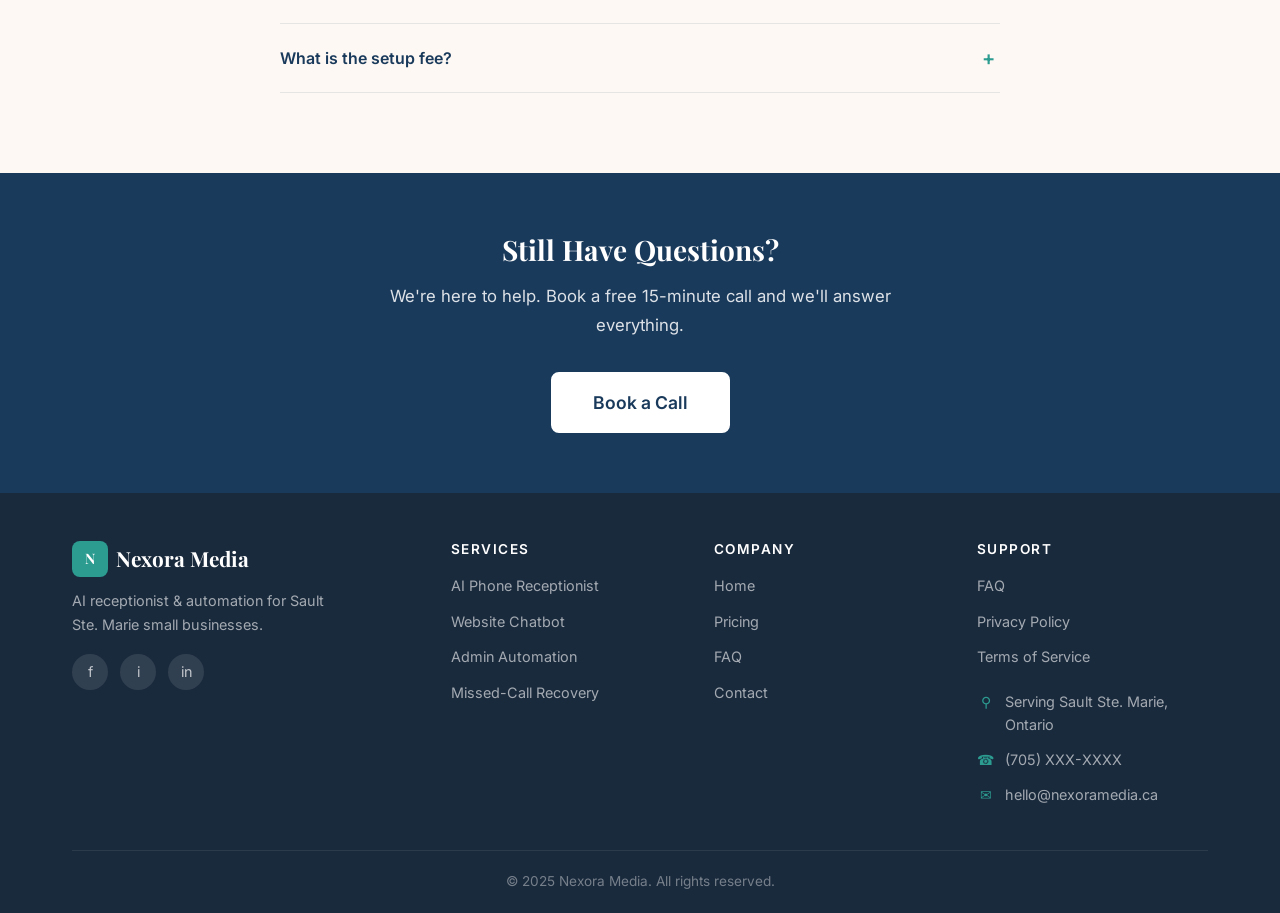
<file: faq.html>
<!DOCTYPE html>
<html lang="en">
<head>
  <meta charset="UTF-8">
  <meta name="viewport" content="width=device-width, initial-scale=1.0">
  <meta name="description" content="Frequently asked questions about Nexora Media's AI receptionist services in Sault Ste. Marie.">
  <title>FAQ | Nexora Media — AI Receptionist for Sault Ste. Marie</title>
  <link rel="stylesheet" href="styles.css">
  <link rel="icon" type="image/svg+xml" href="data:image/svg+xml,<svg xmlns='http://www.w3.org/2000/svg' viewBox='0 0 100 100'><rect width='100' height='100' rx='16' fill='%232C9C91'/><text x='50' y='68' font-family='Georgia' font-size='52' font-weight='700' fill='white' text-anchor='middle'>N</text></svg>">
</head>
<body>

<!-- ============================================================
     HEADER
     ============================================================ -->
<header class="site-header" id="site-header">
  <nav class="nav-container">
    <a href="index.html" class="logo">
      <span class="logo-icon">N</span>
      Nexora Media
    </a>
    <ul class="nav-links">
      <li><a href="index.html">Home</a></li>
      <li><a href="services.html">Services</a></li>
      <li><a href="pricing.html">Pricing</a></li>
      <li><a href="faq.html" class="active">FAQ</a></li>
      <li><a href="contact.html">Contact</a></li>
    </ul>
    <a href="contact.html" class="btn btn-teal nav-cta">Book a Free Demo</a>
    <button class="mobile-menu-btn" id="mobile-menu-btn" aria-label="Toggle menu">
      <span></span>
      <span></span>
      <span></span>
    </button>
  </nav>
</header>

<div class="mobile-nav-overlay" id="mobile-nav-overlay">
  <a href="index.html">Home</a>
  <a href="services.html">Services</a>
  <a href="pricing.html">Pricing</a>
  <a href="faq.html">FAQ</a>
  <a href="contact.html">Contact</a>
  <a href="contact.html" class="btn btn-teal btn-block">Book a Free Demo</a>
</div>

<!-- ============================================================
     PAGE HERO
     ============================================================ -->
<section class="page-hero">
  <div class="container">
    <h1>Frequently Asked Questions</h1>
    <p>Everything you need to know about Nexora Media's AI receptionist and automation services.</p>
  </div>
</section>

<!-- ============================================================
     FAQ ACCORDION
     ============================================================ -->
<section class="section section-warm">
  <div class="container">

    <!-- General -->
    <div class="faq-list">
      <p class="faq-group-title">General</p>

      <div class="faq-item">
        <button class="faq-question">
          How does the AI receptionist actually work?
          <span class="faq-icon">+</span>
        </button>
        <div class="faq-answer">
          <p>We connect it to your existing phone number. When a customer calls, the AI answers, understands their request, books appointments or captures leads, and sends you a summary. If it can't handle something, it routes to you.</p>
        </div>
      </div>

      <div class="faq-item">
        <button class="faq-question">
          Will customers know they're talking to AI?
          <span class="faq-icon">+</span>
        </button>
        <div class="faq-answer">
          <p>The AI introduces itself naturally. Most customers don't mind — they just want their question answered or their appointment booked quickly. Many actually prefer it to waiting on hold.</p>
        </div>
      </div>

      <div class="faq-item">
        <button class="faq-question">
          What happens if the AI can't handle a call?
          <span class="faq-icon">+</span>
        </button>
        <div class="faq-answer">
          <p>The AI recognizes when it's out of its depth and either routes the call to you or takes a message. You're never in the dark.</p>
        </div>
      </div>

      <div class="faq-item">
        <button class="faq-question">
          Can the AI learn my specific services and pricing?
          <span class="faq-icon">+</span>
        </button>
        <div class="faq-answer">
          <p>Yes. During setup, we train the AI on your services, hours, pricing, and FAQs. It gets smarter over time.</p>
        </div>
      </div>
    </div>

    <!-- Setup -->
    <div class="faq-list">
      <p class="faq-group-title" style="margin-top: 48px;">Setup</p>

      <div class="faq-item">
        <button class="faq-question">
          How long does it take to get started?
          <span class="faq-icon">+</span>
        </button>
        <div class="faq-answer">
          <p>Most businesses are up and running within 5–10 business days. We handle the technical setup, connect your phone system, train the AI on your business, and walk your team through everything.</p>
        </div>
      </div>

      <div class="faq-item">
        <button class="faq-question">
          Do I need new equipment?
          <span class="faq-icon">+</span>
        </button>
        <div class="faq-answer">
          <p>No. It works with your existing phone line, website, and calendar. No hardware to install.</p>
        </div>
      </div>

      <div class="faq-item">
        <button class="faq-question">
          Can I keep my existing phone number?
          <span class="faq-icon">+</span>
        </button>
        <div class="faq-answer">
          <p>Yes. You keep your current phone number. We connect the AI to your existing line so nothing changes for your customers.</p>
        </div>
      </div>
    </div>

    <!-- Technical -->
    <div class="faq-list">
      <p class="faq-group-title" style="margin-top: 48px;">Technical</p>

      <div class="faq-item">
        <button class="faq-question">
          Is my customer data safe?
          <span class="faq-icon">+</span>
        </button>
        <div class="faq-answer">
          <p>Absolutely. Calls are encrypted, data is stored securely, and we never share or sell your information. We comply with Canadian privacy standards.</p>
        </div>
      </div>

      <div class="faq-item">
        <button class="faq-question">
          What if I already have a CRM?
          <span class="faq-icon">+</span>
        </button>
        <div class="faq-answer">
          <p>We integrate with most major CRMs. If yours isn't on our list, we'll work with you to find a solution.</p>
        </div>
      </div>

      <div class="faq-item">
        <button class="faq-question">
          Does it work with my existing website?
          <span class="faq-icon">+</span>
        </button>
        <div class="faq-answer">
          <p>Yes. The website chatbot can be added to any website with a simple snippet of code. We handle the installation for you.</p>
        </div>
      </div>
    </div>

    <!-- Support & Billing -->
    <div class="faq-list">
      <p class="faq-group-title" style="margin-top: 48px;">Support &amp; Billing</p>

      <div class="faq-item">
        <button class="faq-question">
          What kind of support do you offer?
          <span class="faq-icon">+</span>
        </button>
        <div class="faq-answer">
          <p>All plans include email support. Growth and Premium plans include priority support. Premium also includes a monthly strategy call to optimize your system.</p>
        </div>
      </div>

      <div class="faq-item">
        <button class="faq-question">
          Can I cancel anytime?
          <span class="faq-icon">+</span>
        </button>
        <div class="faq-answer">
          <p>Yes. Month-to-month with no long-term contract. No cancellation fees.</p>
        </div>
      </div>

      <div class="faq-item">
        <button class="faq-question">
          Can I upgrade or downgrade my plan?
          <span class="faq-icon">+</span>
        </button>
        <div class="faq-answer">
          <p>Absolutely. You can upgrade or downgrade at any time. Changes take effect at the start of your next billing cycle.</p>
        </div>
      </div>

      <div class="faq-item">
        <button class="faq-question">
          What is the setup fee?
          <span class="faq-icon">+</span>
        </button>
        <div class="faq-answer">
          <p>The one-time setup fee ranges from $500 to $1,500 depending on your plan. It covers onboarding, integration with your phone system and website, AI training on your business, and team training.</p>
        </div>
      </div>
    </div>

  </div>
</section>

<!-- ============================================================
     FINAL CTA
     ============================================================ -->
<section class="cta-section">
  <div class="container">
    <h2>Still Have Questions?</h2>
    <p>We're here to help. Book a free 15-minute call and we'll answer everything.</p>
    <a href="contact.html" class="btn btn-primary btn-large">Book a Call</a>
  </div>
</section>

<!-- ============================================================
     FOOTER
     ============================================================ -->
<footer class="site-footer">
  <div class="container">
    <div class="footer-grid">
      <div class="footer-brand">
        <a href="index.html" class="logo">
          <span class="logo-icon">N</span>
          Nexora Media
        </a>
        <p>AI receptionist &amp; automation for Sault Ste. Marie small businesses.</p>
        <div class="footer-social">
          <a href="#" aria-label="Facebook">f</a>
          <a href="#" aria-label="Instagram">i</a>
          <a href="#" aria-label="LinkedIn">in</a>
        </div>
      </div>
      <div class="footer-col">
        <h4>Services</h4>
        <ul>
          <li><a href="services.html">AI Phone Receptionist</a></li>
          <li><a href="services.html">Website Chatbot</a></li>
          <li><a href="services.html">Admin Automation</a></li>
          <li><a href="services.html">Missed-Call Recovery</a></li>
        </ul>
      </div>
      <div class="footer-col">
        <h4>Company</h4>
        <ul>
          <li><a href="index.html">Home</a></li>
          <li><a href="pricing.html">Pricing</a></li>
          <li><a href="faq.html">FAQ</a></li>
          <li><a href="contact.html">Contact</a></li>
        </ul>
      </div>
      <div class="footer-col">
        <h4>Support</h4>
        <ul>
          <li><a href="faq.html">FAQ</a></li>
          <li><a href="#">Privacy Policy</a></li>
          <li><a href="#">Terms of Service</a></li>
        </ul>
        <div style="margin-top: 20px;">
          <div class="footer-contact-item">
            <span class="icon">&#9906;</span>
            <span>Serving Sault Ste. Marie, Ontario</span>
          </div>
          <div class="footer-contact-item">
            <span class="icon">&#9742;</span>
            <span>(705) XXX-XXXX</span>
          </div>
          <div class="footer-contact-item">
            <span class="icon">&#9993;</span>
            <span>hello@nexoramedia.ca</span>
          </div>
        </div>
      </div>
    </div>
    <div class="footer-bottom">
      &copy; 2025 Nexora Media. All rights reserved.
    </div>
  </div>
</footer>

<script>
// Sticky Nav
(function() {
  const header = document.getElementById('site-header');
  window.addEventListener('scroll', function() {
    if (window.scrollY > 20) {
      header.classList.add('scrolled');
    } else {
      header.classList.remove('scrolled');
    }
  });
})();

// Mobile Menu
(function() {
  const btn = document.getElementById('mobile-menu-btn');
  const overlay = document.getElementById('mobile-nav-overlay');
  btn.addEventListener('click', function() {
    btn.classList.toggle('active');
    overlay.classList.toggle('open');
    document.body.style.overflow = overlay.classList.contains('open') ? 'hidden' : '';
  });
  overlay.querySelectorAll('a').forEach(function(link) {
    link.addEventListener('click', function() {
      btn.classList.remove('active');
      overlay.classList.remove('open');
      document.body.style.overflow = '';
    });
  });
})();

// FAQ Accordion
(function() {
  const items = document.querySelectorAll('.faq-item');
  items.forEach(function(item) {
    const question = item.querySelector('.faq-question');
    question.addEventListener('click', function() {
      const isOpen = item.classList.contains('open');
      items.forEach(function(i) { i.classList.remove('open'); });
      if (!isOpen) {
        item.classList.add('open');
      }
    });
  });
})();
</script>

</body>
</html>
</file>
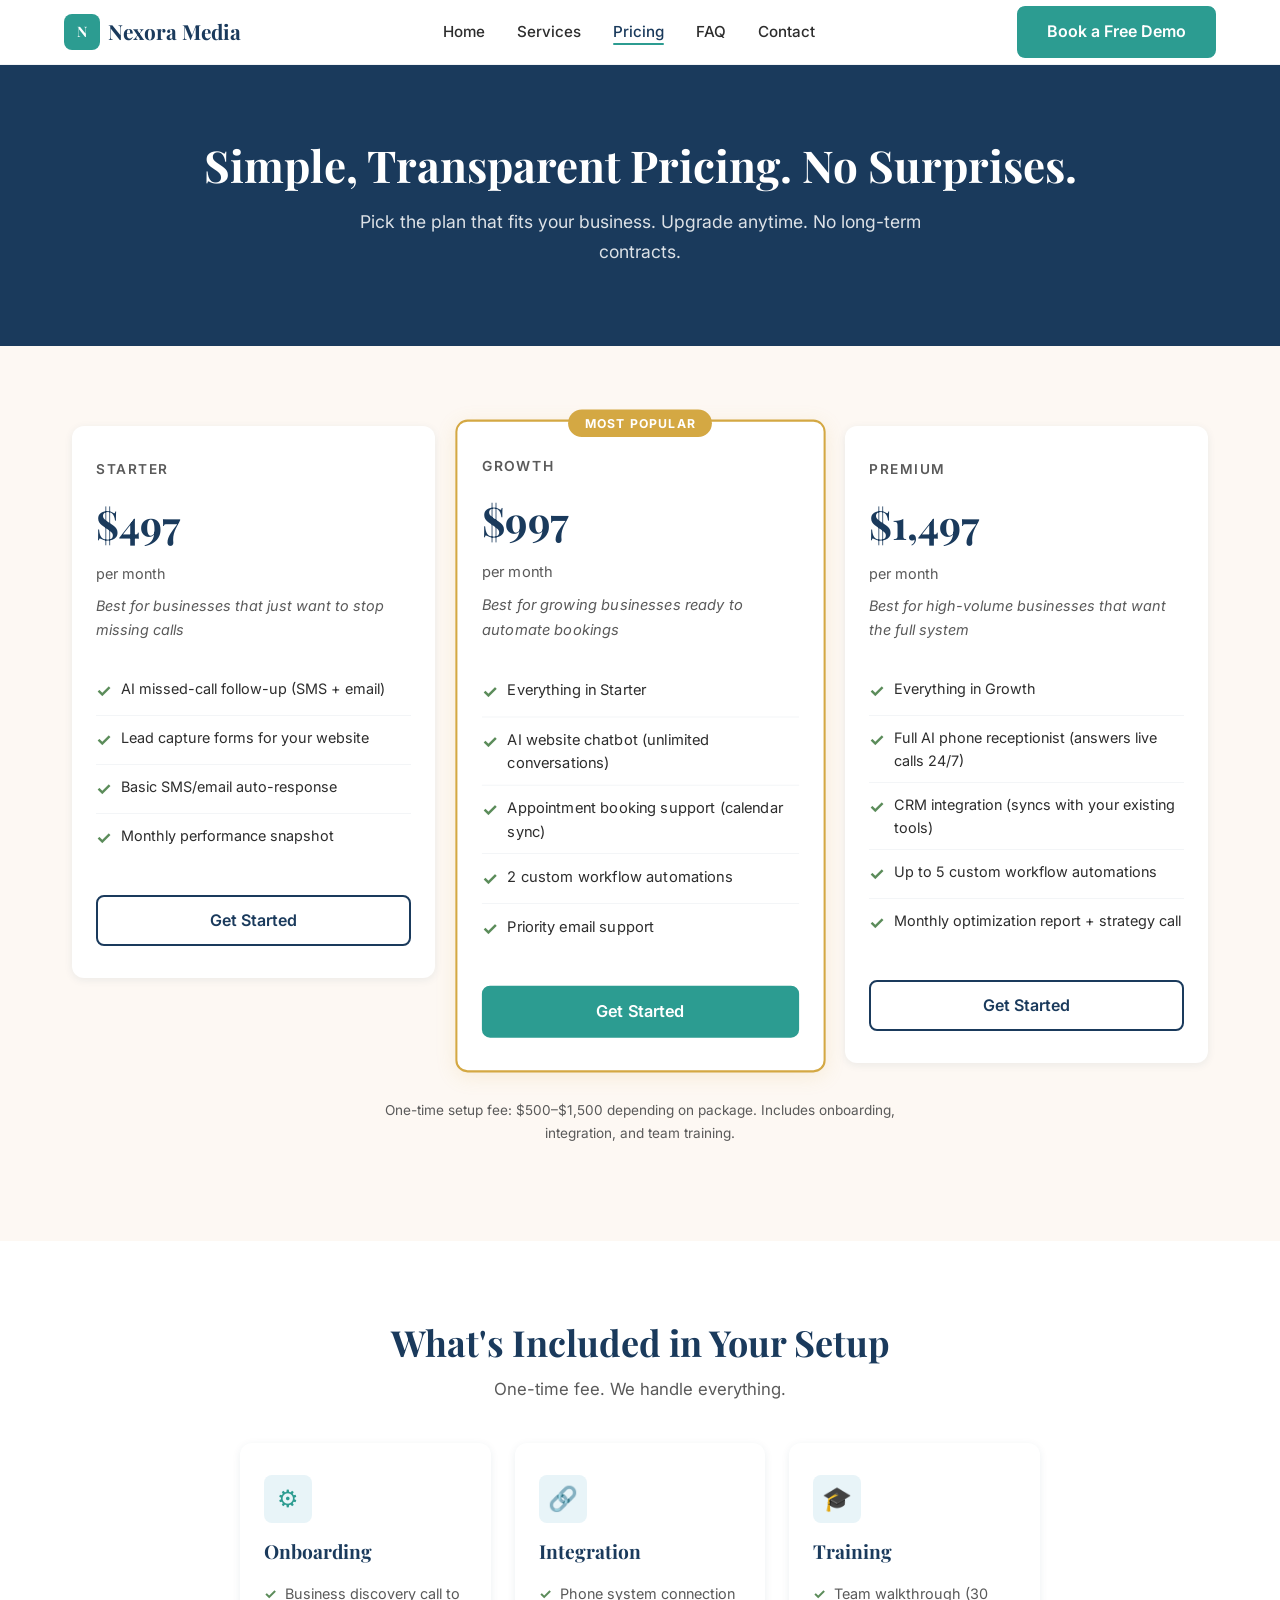
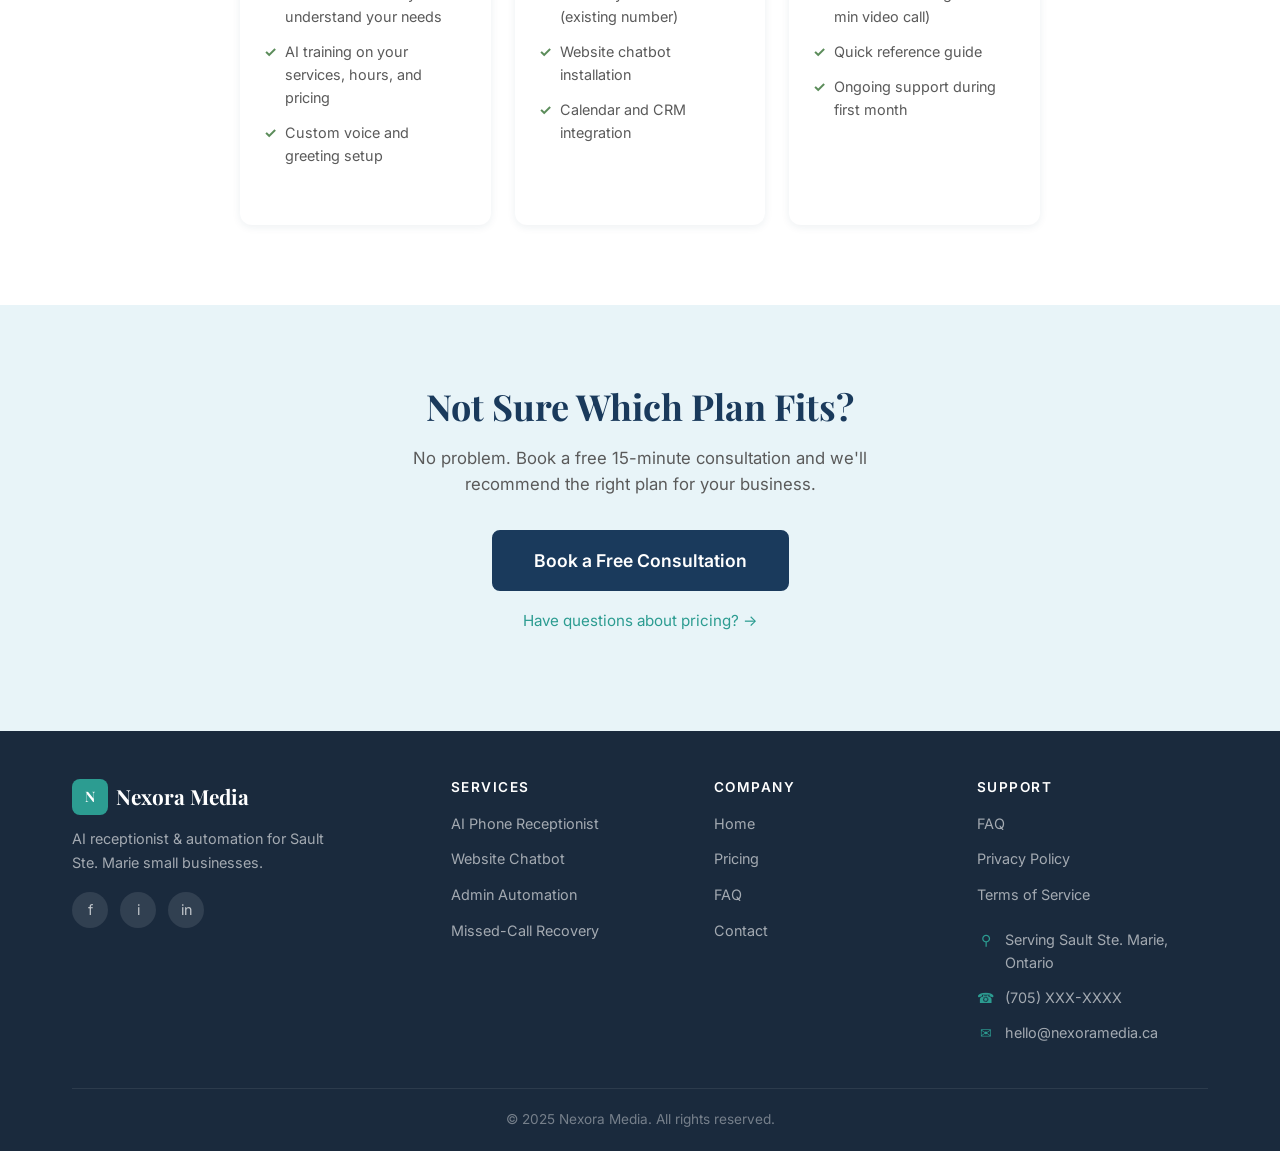
<file: pricing.html>
<!DOCTYPE html>
<html lang="en">
<head>
  <meta charset="UTF-8">
  <meta name="viewport" content="width=device-width, initial-scale=1.0">
  <meta name="description" content="Simple, transparent pricing for AI receptionist services in Sault Ste. Marie. Starter $497/mo, Growth $997/mo, Premium $1,497/mo.">
  <title>Pricing | Nexora Media — AI Receptionist Plans for Sault Ste. Marie</title>
  <link rel="stylesheet" href="styles.css">
  <link rel="icon" type="image/svg+xml" href="data:image/svg+xml,<svg xmlns='http://www.w3.org/2000/svg' viewBox='0 0 100 100'><rect width='100' height='100' rx='16' fill='%232C9C91'/><text x='50' y='68' font-family='Georgia' font-size='52' font-weight='700' fill='white' text-anchor='middle'>N</text></svg>">
</head>
<body>

<!-- ============================================================
     HEADER
     ============================================================ -->
<header class="site-header" id="site-header">
  <nav class="nav-container">
    <a href="index.html" class="logo">
      <span class="logo-icon">N</span>
      Nexora Media
    </a>
    <ul class="nav-links">
      <li><a href="index.html">Home</a></li>
      <li><a href="services.html">Services</a></li>
      <li><a href="pricing.html" class="active">Pricing</a></li>
      <li><a href="faq.html">FAQ</a></li>
      <li><a href="contact.html">Contact</a></li>
    </ul>
    <a href="contact.html" class="btn btn-teal nav-cta">Book a Free Demo</a>
    <button class="mobile-menu-btn" id="mobile-menu-btn" aria-label="Toggle menu">
      <span></span>
      <span></span>
      <span></span>
    </button>
  </nav>
</header>

<div class="mobile-nav-overlay" id="mobile-nav-overlay">
  <a href="index.html">Home</a>
  <a href="services.html">Services</a>
  <a href="pricing.html">Pricing</a>
  <a href="faq.html">FAQ</a>
  <a href="contact.html">Contact</a>
  <a href="contact.html" class="btn btn-teal btn-block">Book a Free Demo</a>
</div>

<!-- ============================================================
     PAGE HERO
     ============================================================ -->
<section class="page-hero">
  <div class="container">
    <h1>Simple, Transparent Pricing. No Surprises.</h1>
    <p>Pick the plan that fits your business. Upgrade anytime. No long-term contracts.</p>
  </div>
</section>

<!-- ============================================================
     PRICING TABLE
     ============================================================ -->
<section class="section section-warm">
  <div class="container">
    <div class="pricing-grid">
      <!-- Starter -->
      <div class="pricing-card">
        <p class="pricing-name">Starter</p>
        <p class="pricing-price">$497</p>
        <p class="pricing-period">per month</p>
        <p class="pricing-description">Best for businesses that just want to stop missing calls</p>
        <ul class="pricing-features">
          <li>AI missed-call follow-up (SMS + email)</li>
          <li>Lead capture forms for your website</li>
          <li>Basic SMS/email auto-response</li>
          <li>Monthly performance snapshot</li>
        </ul>
        <a href="contact.html" class="btn btn-ghost btn-block">Get Started</a>
      </div>

      <!-- Growth (Most Popular) -->
      <div class="pricing-card popular">
        <span class="popular-badge">Most Popular</span>
        <p class="pricing-name">Growth</p>
        <p class="pricing-price">$997</p>
        <p class="pricing-period">per month</p>
        <p class="pricing-description">Best for growing businesses ready to automate bookings</p>
        <ul class="pricing-features">
          <li>Everything in Starter</li>
          <li>AI website chatbot (unlimited conversations)</li>
          <li>Appointment booking support (calendar sync)</li>
          <li>2 custom workflow automations</li>
          <li>Priority email support</li>
        </ul>
        <a href="contact.html" class="btn btn-teal btn-block">Get Started</a>
      </div>

      <!-- Premium -->
      <div class="pricing-card">
        <p class="pricing-name">Premium</p>
        <p class="pricing-price">$1,497</p>
        <p class="pricing-period">per month</p>
        <p class="pricing-description">Best for high-volume businesses that want the full system</p>
        <ul class="pricing-features">
          <li>Everything in Growth</li>
          <li>Full AI phone receptionist (answers live calls 24/7)</li>
          <li>CRM integration (syncs with your existing tools)</li>
          <li>Up to 5 custom workflow automations</li>
          <li>Monthly optimization report + strategy call</li>
        </ul>
        <a href="contact.html" class="btn btn-ghost btn-block">Get Started</a>
      </div>
    </div>

    <p class="pricing-note">One-time setup fee: $500–$1,500 depending on package. Includes onboarding, integration, and team training.</p>
  </div>
</section>

<!-- ============================================================
     SETUP FEE BREAKDOWN
     ============================================================ -->
<section class="section section-white">
  <div class="container">
    <div class="section-header">
      <h2>What's Included in Your Setup</h2>
      <p class="section-subtitle">One-time fee. We handle everything.</p>
    </div>
    <div class="services-grid" style="max-width: 800px; margin: 0 auto;">
      <div class="service-card">
        <div class="service-icon">&#9881;</div>
        <h3>Onboarding</h3>
        <ul>
          <li>Business discovery call to understand your needs</li>
          <li>AI training on your services, hours, and pricing</li>
          <li>Custom voice and greeting setup</li>
        </ul>
      </div>
      <div class="service-card">
        <div class="service-icon">&#128279;</div>
        <h3>Integration</h3>
        <ul>
          <li>Phone system connection (existing number)</li>
          <li>Website chatbot installation</li>
          <li>Calendar and CRM integration</li>
        </ul>
      </div>
      <div class="service-card">
        <div class="service-icon">&#127891;</div>
        <h3>Training</h3>
        <ul>
          <li>Team walkthrough (30 min video call)</li>
          <li>Quick reference guide</li>
          <li>Ongoing support during first month</li>
        </ul>
      </div>
    </div>
  </div>
</section>

<!-- ============================================================
     FAQ TEASER + CTA
     ============================================================ -->
<section class="section section-light">
  <div class="container text-center">
    <h2>Not Sure Which Plan Fits?</h2>
    <p class="section-subtitle" style="max-width: 500px; margin-left: auto; margin-right: auto;">No problem. Book a free 15-minute consultation and we'll recommend the right plan for your business.</p>
    <div class="mt-24">
      <a href="contact.html" class="btn btn-primary btn-large">Book a Free Consultation</a>
    </div>
    <p class="mt-16">
      <a href="faq.html" style="font-size: 0.95rem;">Have questions about pricing? &rarr;</a>
    </p>
  </div>
</section>

<!-- ============================================================
     FOOTER
     ============================================================ -->
<footer class="site-footer">
  <div class="container">
    <div class="footer-grid">
      <div class="footer-brand">
        <a href="index.html" class="logo">
          <span class="logo-icon">N</span>
          Nexora Media
        </a>
        <p>AI receptionist &amp; automation for Sault Ste. Marie small businesses.</p>
        <div class="footer-social">
          <a href="#" aria-label="Facebook">f</a>
          <a href="#" aria-label="Instagram">i</a>
          <a href="#" aria-label="LinkedIn">in</a>
        </div>
      </div>
      <div class="footer-col">
        <h4>Services</h4>
        <ul>
          <li><a href="services.html">AI Phone Receptionist</a></li>
          <li><a href="services.html">Website Chatbot</a></li>
          <li><a href="services.html">Admin Automation</a></li>
          <li><a href="services.html">Missed-Call Recovery</a></li>
        </ul>
      </div>
      <div class="footer-col">
        <h4>Company</h4>
        <ul>
          <li><a href="index.html">Home</a></li>
          <li><a href="pricing.html">Pricing</a></li>
          <li><a href="faq.html">FAQ</a></li>
          <li><a href="contact.html">Contact</a></li>
        </ul>
      </div>
      <div class="footer-col">
        <h4>Support</h4>
        <ul>
          <li><a href="faq.html">FAQ</a></li>
          <li><a href="#">Privacy Policy</a></li>
          <li><a href="#">Terms of Service</a></li>
        </ul>
        <div style="margin-top: 20px;">
          <div class="footer-contact-item">
            <span class="icon">&#9906;</span>
            <span>Serving Sault Ste. Marie, Ontario</span>
          </div>
          <div class="footer-contact-item">
            <span class="icon">&#9742;</span>
            <span>(705) XXX-XXXX</span>
          </div>
          <div class="footer-contact-item">
            <span class="icon">&#9993;</span>
            <span>hello@nexoramedia.ca</span>
          </div>
        </div>
      </div>
    </div>
    <div class="footer-bottom">
      &copy; 2025 Nexora Media. All rights reserved.
    </div>
  </div>
</footer>

<script>
// Sticky Nav
(function() {
  const header = document.getElementById('site-header');
  window.addEventListener('scroll', function() {
    if (window.scrollY > 20) {
      header.classList.add('scrolled');
    } else {
      header.classList.remove('scrolled');
    }
  });
})();

// Mobile Menu
(function() {
  const btn = document.getElementById('mobile-menu-btn');
  const overlay = document.getElementById('mobile-nav-overlay');
  btn.addEventListener('click', function() {
    btn.classList.toggle('active');
    overlay.classList.toggle('open');
    document.body.style.overflow = overlay.classList.contains('open') ? 'hidden' : '';
  });
  overlay.querySelectorAll('a').forEach(function(link) {
    link.addEventListener('click', function() {
      btn.classList.remove('active');
      overlay.classList.remove('open');
      document.body.style.overflow = '';
    });
  });
})();
</script>

</body>
</html>
</file>
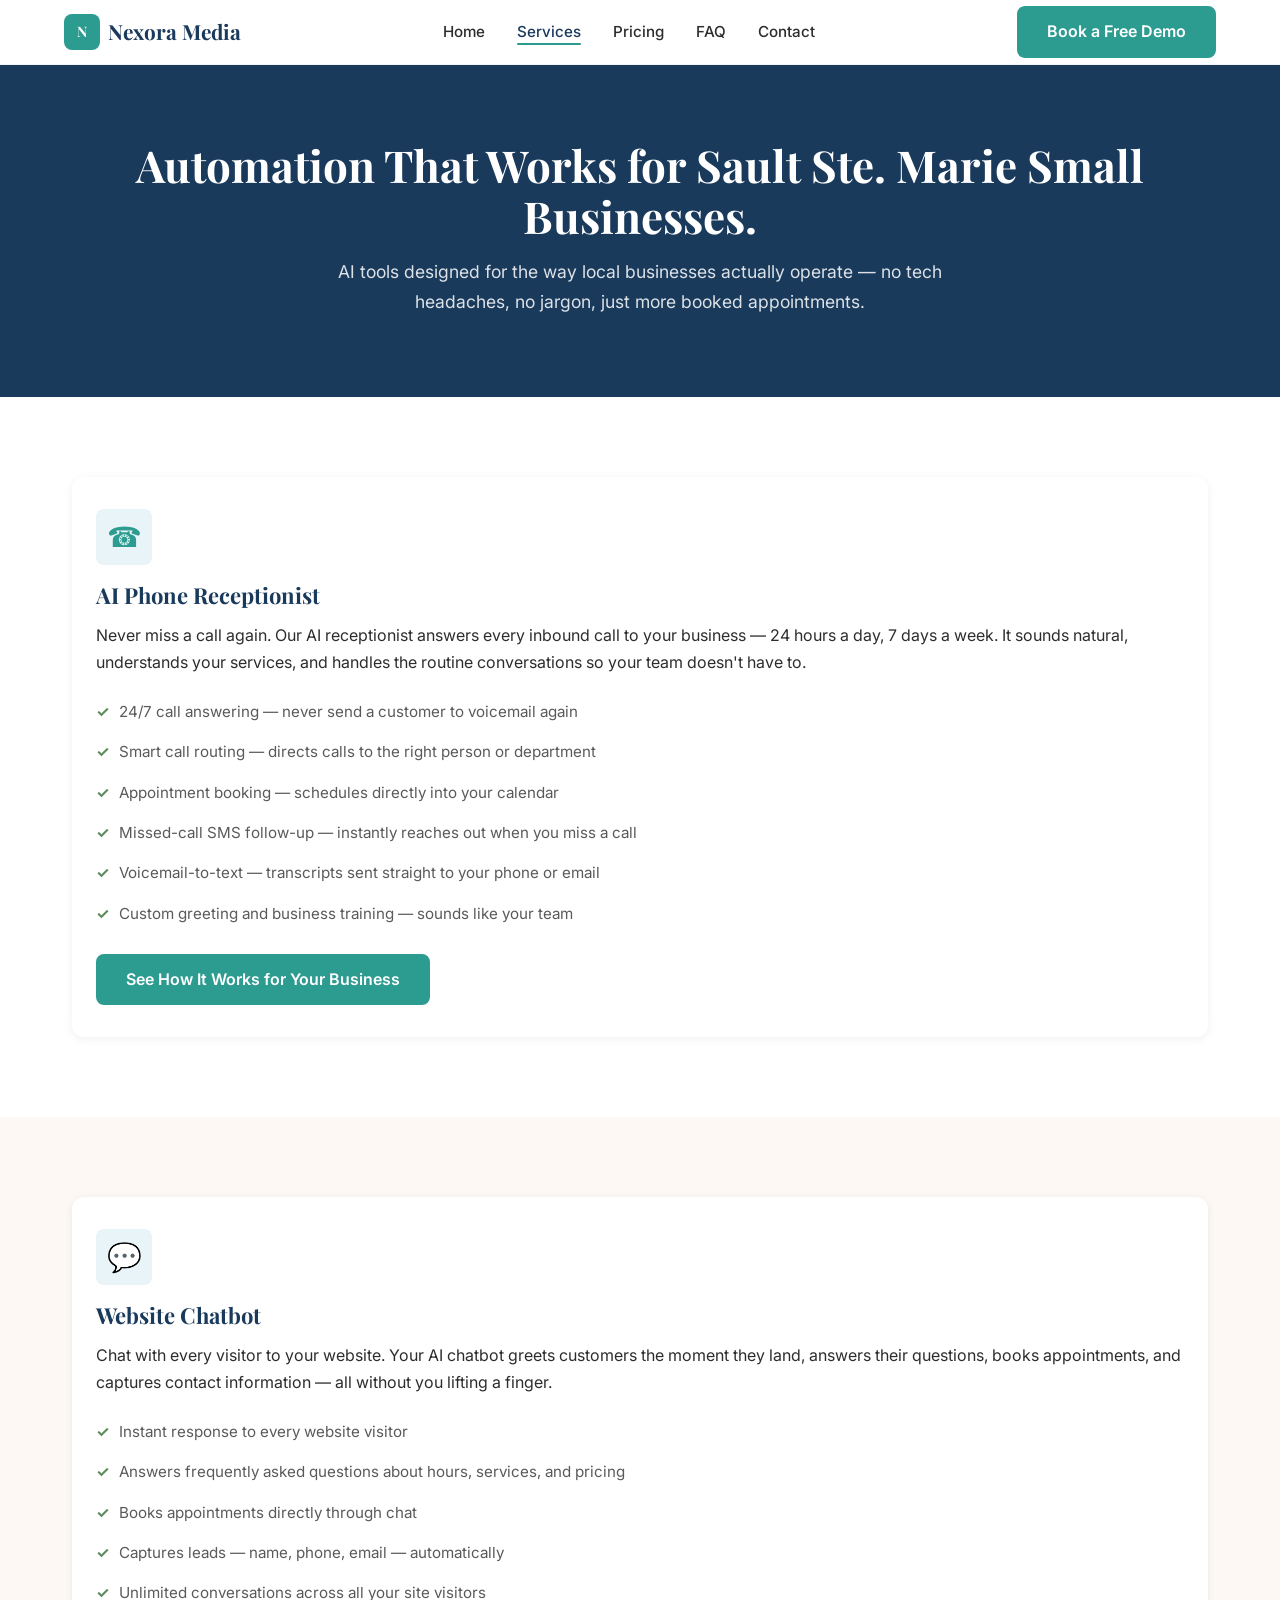
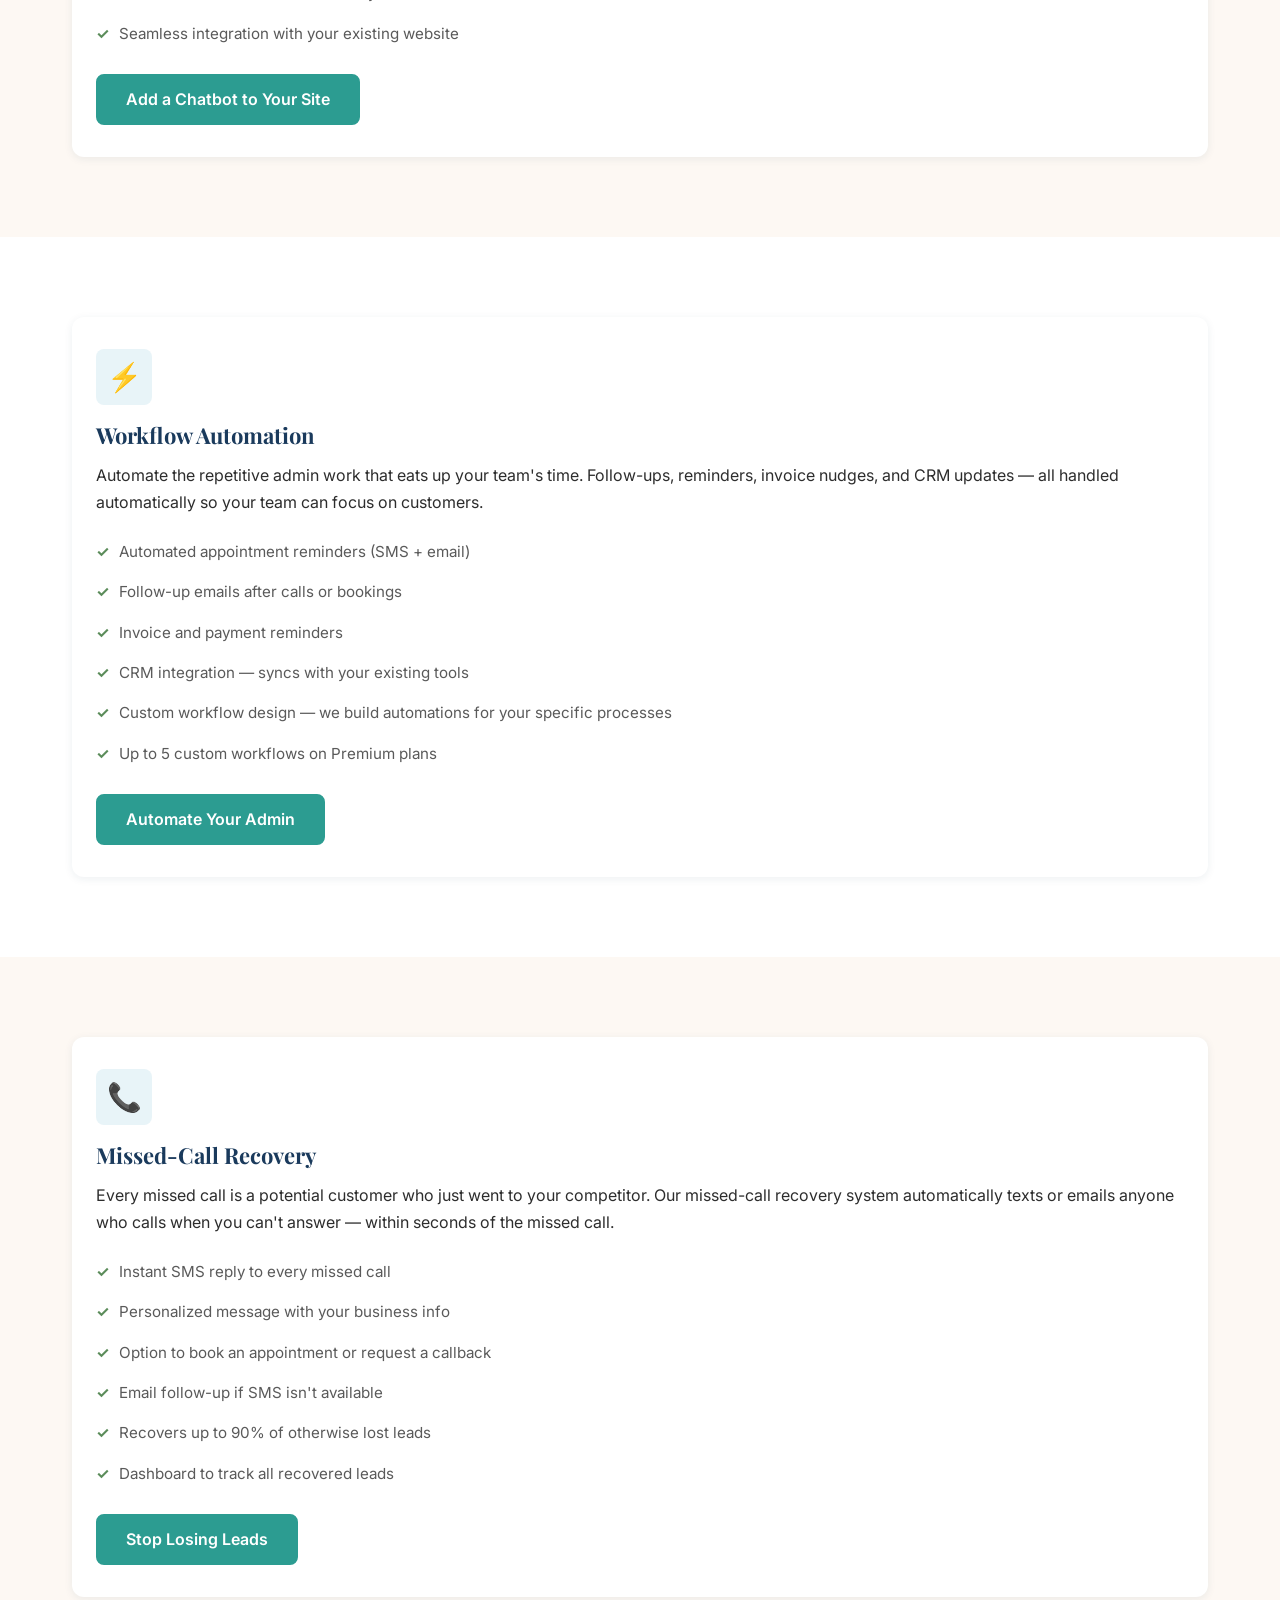
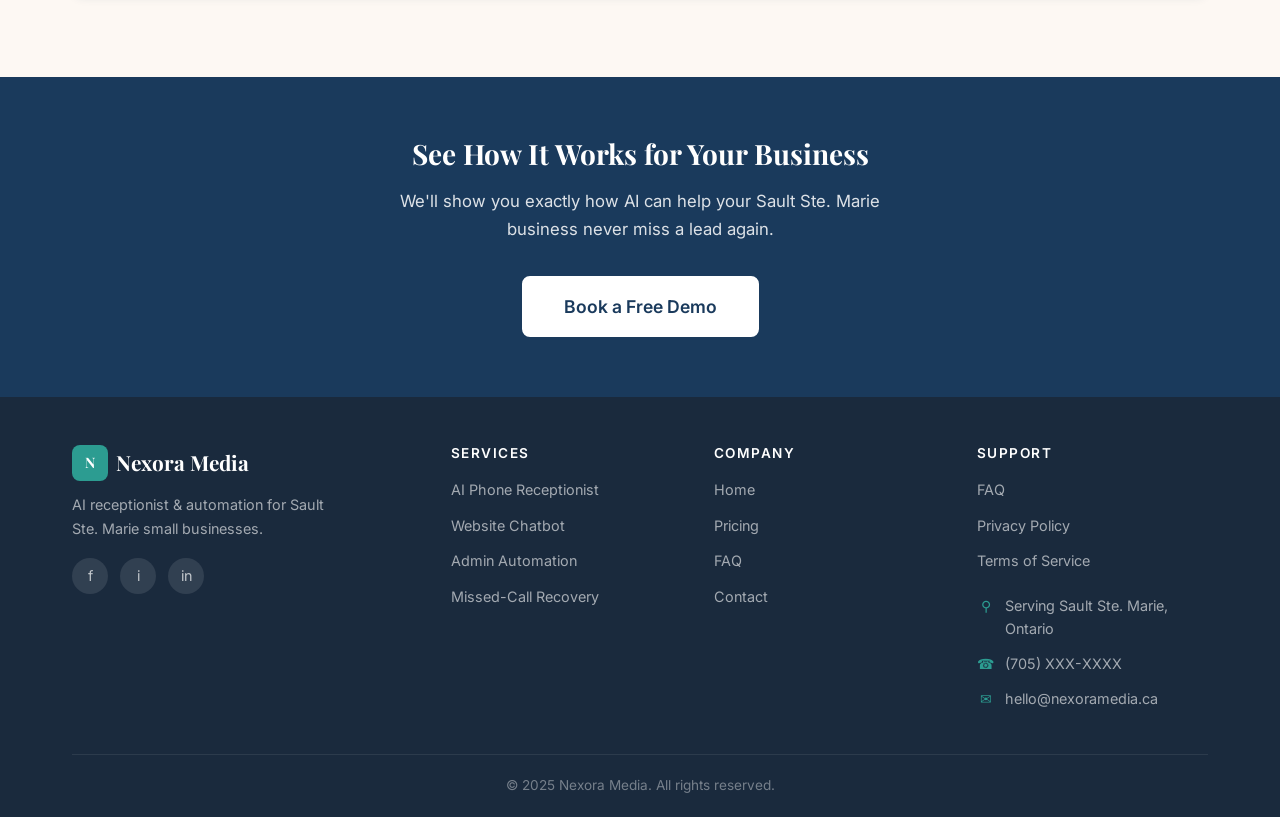
<file: services.html>
<!DOCTYPE html>
<html lang="en">
<head>
  <meta charset="UTF-8">
  <meta name="viewport" content="width=device-width, initial-scale=1.0">
  <meta name="description" content="AI receptionist, website chatbot, and admin automation services for Sault Ste. Marie businesses. Never miss a lead again.">
  <title>Services | Nexora Media — AI Automation for Sault Ste. Marie</title>
  <link rel="stylesheet" href="styles.css">
  <link rel="icon" type="image/svg+xml" href="data:image/svg+xml,<svg xmlns='http://www.w3.org/2000/svg' viewBox='0 0 100 100'><rect width='100' height='100' rx='16' fill='%232C9C91'/><text x='50' y='68' font-family='Georgia' font-size='52' font-weight='700' fill='white' text-anchor='middle'>N</text></svg>">
</head>
<body>

<!-- ============================================================
     HEADER
     ============================================================ -->
<header class="site-header" id="site-header">
  <nav class="nav-container">
    <a href="index.html" class="logo">
      <span class="logo-icon">N</span>
      Nexora Media
    </a>
    <ul class="nav-links">
      <li><a href="index.html">Home</a></li>
      <li><a href="services.html" class="active">Services</a></li>
      <li><a href="pricing.html">Pricing</a></li>
      <li><a href="faq.html">FAQ</a></li>
      <li><a href="contact.html">Contact</a></li>
    </ul>
    <a href="contact.html" class="btn btn-teal nav-cta">Book a Free Demo</a>
    <button class="mobile-menu-btn" id="mobile-menu-btn" aria-label="Toggle menu">
      <span></span>
      <span></span>
      <span></span>
    </button>
  </nav>
</header>

<div class="mobile-nav-overlay" id="mobile-nav-overlay">
  <a href="index.html">Home</a>
  <a href="services.html">Services</a>
  <a href="pricing.html">Pricing</a>
  <a href="faq.html">FAQ</a>
  <a href="contact.html">Contact</a>
  <a href="contact.html" class="btn btn-teal btn-block">Book a Free Demo</a>
</div>

<!-- ============================================================
     PAGE HERO
     ============================================================ -->
<section class="page-hero">
  <div class="container">
    <h1>Automation That Works for Sault Ste. Marie Small Businesses.</h1>
    <p>AI tools designed for the way local businesses actually operate — no tech headaches, no jargon, just more booked appointments.</p>
  </div>
</section>

<!-- ============================================================
     SERVICE #1 — AI Phone Receptionist
     ============================================================ -->
<section class="section section-white">
  <div class="container">
    <div class="service-detail-card">
      <div class="service-icon-large">&#9742;</div>
      <h3>AI Phone Receptionist</h3>
      <p>Never miss a call again. Our AI receptionist answers every inbound call to your business — 24 hours a day, 7 days a week. It sounds natural, understands your services, and handles the routine conversations so your team doesn't have to.</p>
      <ul>
        <li>24/7 call answering — never send a customer to voicemail again</li>
        <li>Smart call routing — directs calls to the right person or department</li>
        <li>Appointment booking — schedules directly into your calendar</li>
        <li>Missed-call SMS follow-up — instantly reaches out when you miss a call</li>
        <li>Voicemail-to-text — transcripts sent straight to your phone or email</li>
        <li>Custom greeting and business training — sounds like your team</li>
      </ul>
      <a href="contact.html" class="btn btn-teal">See How It Works for Your Business</a>
    </div>
  </div>
</section>

<!-- ============================================================
     SERVICE #2 — Website Chatbot
     ============================================================ -->
<section class="section section-warm">
  <div class="container">
    <div class="service-detail-card">
      <div class="service-icon-large">&#128172;</div>
      <h3>Website Chatbot</h3>
      <p>Chat with every visitor to your website. Your AI chatbot greets customers the moment they land, answers their questions, books appointments, and captures contact information — all without you lifting a finger.</p>
      <ul>
        <li>Instant response to every website visitor</li>
        <li>Answers frequently asked questions about hours, services, and pricing</li>
        <li>Books appointments directly through chat</li>
        <li>Captures leads — name, phone, email — automatically</li>
        <li>Unlimited conversations across all your site visitors</li>
        <li>Seamless integration with your existing website</li>
      </ul>
      <a href="contact.html" class="btn btn-teal">Add a Chatbot to Your Site</a>
    </div>
  </div>
</section>

<!-- ============================================================
     SERVICE #3 — Admin Automation
     ============================================================ -->
<section class="section section-white">
  <div class="container">
    <div class="service-detail-card">
      <div class="service-icon-large">&#9889;</div>
      <h3>Workflow Automation</h3>
      <p>Automate the repetitive admin work that eats up your team's time. Follow-ups, reminders, invoice nudges, and CRM updates — all handled automatically so your team can focus on customers.</p>
      <ul>
        <li>Automated appointment reminders (SMS + email)</li>
        <li>Follow-up emails after calls or bookings</li>
        <li>Invoice and payment reminders</li>
        <li>CRM integration — syncs with your existing tools</li>
        <li>Custom workflow design — we build automations for your specific processes</li>
        <li>Up to 5 custom workflows on Premium plans</li>
      </ul>
      <a href="contact.html" class="btn btn-teal">Automate Your Admin</a>
    </div>
  </div>
</section>

<!-- ============================================================
     SERVICE #4 — Missed-Call Recovery
     ============================================================ -->
<section class="section section-warm">
  <div class="container">
    <div class="service-detail-card">
      <div class="service-icon-large">&#128222;</div>
      <h3>Missed-Call Recovery</h3>
      <p>Every missed call is a potential customer who just went to your competitor. Our missed-call recovery system automatically texts or emails anyone who calls when you can't answer — within seconds of the missed call.</p>
      <ul>
        <li>Instant SMS reply to every missed call</li>
        <li>Personalized message with your business info</li>
        <li>Option to book an appointment or request a callback</li>
        <li>Email follow-up if SMS isn't available</li>
        <li>Recovers up to 90% of otherwise lost leads</li>
        <li>Dashboard to track all recovered leads</li>
      </ul>
      <a href="contact.html" class="btn btn-teal">Stop Losing Leads</a>
    </div>
  </div>
</section>

<!-- ============================================================
     CTA
     ============================================================ -->
<section class="cta-section">
  <div class="container">
    <h2>See How It Works for Your Business</h2>
    <p>We'll show you exactly how AI can help your Sault Ste. Marie business never miss a lead again.</p>
    <a href="contact.html" class="btn btn-primary btn-large">Book a Free Demo</a>
  </div>
</section>

<!-- ============================================================
     FOOTER
     ============================================================ -->
<footer class="site-footer">
  <div class="container">
    <div class="footer-grid">
      <div class="footer-brand">
        <a href="index.html" class="logo">
          <span class="logo-icon">N</span>
          Nexora Media
        </a>
        <p>AI receptionist &amp; automation for Sault Ste. Marie small businesses.</p>
        <div class="footer-social">
          <a href="#" aria-label="Facebook">f</a>
          <a href="#" aria-label="Instagram">i</a>
          <a href="#" aria-label="LinkedIn">in</a>
        </div>
      </div>
      <div class="footer-col">
        <h4>Services</h4>
        <ul>
          <li><a href="services.html">AI Phone Receptionist</a></li>
          <li><a href="services.html">Website Chatbot</a></li>
          <li><a href="services.html">Admin Automation</a></li>
          <li><a href="services.html">Missed-Call Recovery</a></li>
        </ul>
      </div>
      <div class="footer-col">
        <h4>Company</h4>
        <ul>
          <li><a href="index.html">Home</a></li>
          <li><a href="pricing.html">Pricing</a></li>
          <li><a href="faq.html">FAQ</a></li>
          <li><a href="contact.html">Contact</a></li>
        </ul>
      </div>
      <div class="footer-col">
        <h4>Support</h4>
        <ul>
          <li><a href="faq.html">FAQ</a></li>
          <li><a href="#">Privacy Policy</a></li>
          <li><a href="#">Terms of Service</a></li>
        </ul>
        <div style="margin-top: 20px;">
          <div class="footer-contact-item">
            <span class="icon">&#9906;</span>
            <span>Serving Sault Ste. Marie, Ontario</span>
          </div>
          <div class="footer-contact-item">
            <span class="icon">&#9742;</span>
            <span>(705) XXX-XXXX</span>
          </div>
          <div class="footer-contact-item">
            <span class="icon">&#9993;</span>
            <span>hello@nexoramedia.ca</span>
          </div>
        </div>
      </div>
    </div>
    <div class="footer-bottom">
      &copy; 2025 Nexora Media. All rights reserved.
    </div>
  </div>
</footer>

<script>
// Sticky Nav
(function() {
  const header = document.getElementById('site-header');
  window.addEventListener('scroll', function() {
    if (window.scrollY > 20) {
      header.classList.add('scrolled');
    } else {
      header.classList.remove('scrolled');
    }
  });
})();

// Mobile Menu
(function() {
  const btn = document.getElementById('mobile-menu-btn');
  const overlay = document.getElementById('mobile-nav-overlay');
  btn.addEventListener('click', function() {
    btn.classList.toggle('active');
    overlay.classList.toggle('open');
    document.body.style.overflow = overlay.classList.contains('open') ? 'hidden' : '';
  });
  overlay.querySelectorAll('a').forEach(function(link) {
    link.addEventListener('click', function() {
      btn.classList.remove('active');
      overlay.classList.remove('open');
      document.body.style.overflow = '';
    });
  });
})();
</script>

</body>
</html>
</file>
<file: styles.css>
/* ============================================================
   Nexora Media — Complete Design System
   Based on design-direction.md
   ============================================================ */

/* --- Google Fonts --- */
@import url('https://fonts.googleapis.com/css2?family=Inter:wght@400;500;600;700&family=Playfair+Display:wght@400;500;600;700&display=swap');

/* --- CSS Custom Properties (Design Tokens) --- */
:root {
  /* Primary Palette */
  --deep-blue: #1A3A5C;
  --teal: #2C9C91;
  --warm-white: #FDF8F3;
  --charcoal: #2D2D2D;

  /* Secondary Palette */
  --soft-gold: #D4A843;
  --muted-green: #5B8C5A;
  --light-blue: #E8F4F8;
  --soft-coral: #E87A5D;
  --medium-grey: #5A5A5A;

  /* Typography */
  --font-heading: 'Playfair Display', Georgia, serif;
  --font-body: 'Inter', -apple-system, BlinkMacSystemFont, sans-serif;

  /* Spacing */
  --section-gap: 80px;
  --container-padding: 24px;
  --max-width: 1200px;

  /* UI Elements */
  --border-radius-sm: 8px;
  --border-radius-md: 12px;
  --shadow-card: 0 2px 8px rgba(26, 58, 92, 0.08);
  --shadow-header: 0 2px 12px rgba(26, 58, 92, 0.1);
}

/* --- Reset & Base --- */
*, *::before, *::after {
  margin: 0;
  padding: 0;
  box-sizing: border-box;
}

html {
  scroll-behavior: smooth;
  -webkit-text-size-adjust: 100%;
}

body {
  font-family: var(--font-body);
  font-size: 16px;
  line-height: 1.6;
  color: var(--charcoal);
  background-color: var(--warm-white);
  -webkit-font-smoothing: antialiased;
  -moz-osx-font-smoothing: grayscale;
}

img {
  max-width: 100%;
  height: auto;
  display: block;
}

a {
  color: var(--teal);
  text-decoration: none;
  transition: color 0.2s ease;
}

a:hover {
  color: #218278;
}

/* --- Typography --- */
h1, h2, h3, h4, h5, h6 {
  font-family: var(--font-heading);
  color: var(--deep-blue);
  line-height: 1.2;
  font-weight: 700;
}

h1 {
  font-size: 2rem;       /* 32px mobile */
  line-height: 1.15;
}

h2 {
  font-size: 1.75rem;    /* 28px mobile */
  line-height: 1.2;
  margin-bottom: 16px;
}

h3 {
  font-size: 1.375rem;   /* 22px mobile */
  line-height: 1.3;
  margin-bottom: 12px;
}

p {
  margin-bottom: 16px;
  font-size: 1rem;
  line-height: 1.7;
}

.section-subtitle {
  font-family: var(--font-body);
  font-size: 1.05rem;
  color: var(--medium-grey);
  font-weight: 400;
  margin-bottom: 32px;
  line-height: 1.6;
}

/* --- Container --- */
.container {
  width: 100%;
  max-width: var(--max-width);
  margin: 0 auto;
  padding: 0 var(--container-padding);
}

/* --- Buttons --- */
.btn {
  display: inline-flex;
  align-items: center;
  justify-content: center;
  gap: 8px;
  font-family: var(--font-body);
  font-weight: 600;
  font-size: 1rem;
  padding: 14px 28px;
  border-radius: var(--border-radius-sm);
  border: 2px solid transparent;
  cursor: pointer;
  transition: all 0.25s ease;
  text-align: center;
  text-transform: none;
  letter-spacing: normal;
  line-height: 1.2;
  min-height: 48px;
}

.btn-primary {
  background-color: var(--deep-blue);
  color: #fff;
  border-color: var(--deep-blue);
}

.btn-primary:hover {
  background-color: #15304e;
  border-color: #15304e;
  color: #fff;
}

.btn-teal {
  background-color: var(--teal);
  color: #fff;
  border-color: var(--teal);
}

.btn-teal:hover {
  background-color: #24837a;
  border-color: #24837a;
  color: #fff;
}

.btn-ghost {
  background-color: transparent;
  color: var(--deep-blue);
  border-color: var(--deep-blue);
}

.btn-ghost:hover {
  background-color: rgba(26, 58, 92, 0.06);
  color: var(--deep-blue);
}

.btn-ghost-light {
  background-color: transparent;
  color: #fff;
  border-color: #fff;
}

.btn-ghost-light:hover {
  background-color: rgba(255, 255, 255, 0.1);
  color: #fff;
}

.btn-large {
  padding: 18px 40px;
  font-size: 1.1rem;
  min-height: 56px;
}

.btn-block {
  width: 100%;
}

/* --- Header / Navigation --- */
.site-header {
  position: fixed;
  top: 0;
  left: 0;
  right: 0;
  z-index: 1000;
  background-color: #fff;
  transition: box-shadow 0.3s ease;
  border-bottom: 1px solid rgba(26, 58, 92, 0.06);
}

.site-header.scrolled {
  box-shadow: var(--shadow-header);
}

.nav-container {
  display: flex;
  align-items: center;
  justify-content: space-between;
  max-width: var(--max-width);
  margin: 0 auto;
  padding: 0 var(--container-padding);
  height: 64px;
}

.logo {
  display: flex;
  align-items: center;
  gap: 8px;
  font-family: var(--font-heading);
  font-size: 1.3rem;
  font-weight: 700;
  color: var(--deep-blue);
}

.logo:hover {
  color: var(--deep-blue);
}

.logo-icon {
  width: 36px;
  height: 36px;
  background-color: var(--teal);
  border-radius: var(--border-radius-sm);
  display: flex;
  align-items: center;
  justify-content: center;
  color: #fff;
  font-family: var(--font-heading);
  font-weight: 700;
  font-size: 0.9rem;
}

.nav-links {
  display: none;
  list-style: none;
  gap: 32px;
  align-items: center;
}

.nav-links a {
  font-family: var(--font-body);
  font-size: 0.95rem;
  font-weight: 500;
  color: var(--charcoal);
  position: relative;
}

.nav-links a:hover,
.nav-links a.active {
  color: var(--deep-blue);
}

.nav-links a.active::after {
  content: '';
  position: absolute;
  bottom: -4px;
  left: 0;
  right: 0;
  height: 2px;
  background-color: var(--teal);
  border-radius: 1px;
}

.nav-cta {
  display: none;
}

.mobile-menu-btn {
  display: flex;
  flex-direction: column;
  justify-content: center;
  align-items: center;
  width: 40px;
  height: 40px;
  background: none;
  border: none;
  cursor: pointer;
  padding: 8px;
  gap: 5px;
}

.mobile-menu-btn span {
  display: block;
  width: 24px;
  height: 2px;
  background-color: var(--deep-blue);
  border-radius: 1px;
  transition: all 0.3s ease;
}

.mobile-menu-btn.active span:nth-child(1) {
  transform: rotate(45deg) translate(5px, 5px);
}

.mobile-menu-btn.active span:nth-child(2) {
  opacity: 0;
}

.mobile-menu-btn.active span:nth-child(3) {
  transform: rotate(-45deg) translate(5px, -5px);
}

/* Mobile Navigation Overlay */
.mobile-nav-overlay {
  position: fixed;
  top: 64px;
  left: 0;
  right: 0;
  bottom: 0;
  background-color: #fff;
  z-index: 999;
  padding: 32px var(--container-padding);
  display: none;
  flex-direction: column;
  gap: 8px;
  overflow-y: auto;
}

.mobile-nav-overlay.open {
  display: flex;
}

.mobile-nav-overlay a {
  font-family: var(--font-body);
  font-size: 1.25rem;
  font-weight: 500;
  color: var(--charcoal);
  padding: 16px 0;
  border-bottom: 1px solid rgba(26, 58, 92, 0.06);
}

.mobile-nav-overlay a:hover {
  color: var(--teal);
}

.mobile-nav-overlay .btn {
  margin-top: 16px;
}

/* --- Page Hero Sections --- */
.page-hero {
  padding: 120px 0 60px;
  background-color: var(--deep-blue);
  color: #fff;
  text-align: center;
}

.page-hero h1 {
  color: #fff;
  font-size: 2.25rem;
  margin-bottom: 16px;
}

.page-hero p {
  font-size: 1.1rem;
  color: rgba(255, 255, 255, 0.85);
  max-width: 640px;
  margin: 0 auto;
}

/* --- Hero Section (Home) --- */
.hero-section {
  position: relative;
  padding: 120px 0 64px;
  background: linear-gradient(135deg, #1A3A5C 0%, #22507a 100%);
  color: #fff;
  overflow: hidden;
}

.hero-badge {
  display: inline-flex;
  align-items: center;
  gap: 6px;
  background-color: rgba(212, 168, 67, 0.15);
  border: 1px solid rgba(212, 168, 67, 0.3);
  color: var(--soft-gold);
  font-size: 0.8rem;
  font-weight: 600;
  padding: 6px 14px;
  border-radius: 100px;
  margin-bottom: 24px;
  font-family: var(--font-body);
}

.hero-badge span {
  color: var(--soft-gold);
}

.hero-content h1 {
  color: #fff;
  font-size: 2.5rem;
  margin-bottom: 20px;
}

.hero-content p {
  font-size: 1.1rem;
  line-height: 1.6;
  color: rgba(255, 255, 255, 0.85);
  margin-bottom: 32px;
  max-width: 600px;
}

.hero-buttons {
  display: flex;
  flex-direction: column;
  gap: 12px;
  margin-bottom: 40px;
}

.hero-stats {
  display: grid;
  grid-template-columns: repeat(3, 1fr);
  gap: 16px;
  max-width: 480px;
}

.stat-item {
  text-align: center;
}

.stat-number {
  font-family: var(--font-heading);
  font-size: 1.5rem;
  font-weight: 700;
  color: #fff;
  display: block;
}

.stat-label {
  font-size: 0.75rem;
  color: rgba(255, 255, 255, 0.7);
  font-weight: 400;
  line-height: 1.3;
}

/* --- Section Styles --- */
.section {
  padding: 60px 0;
}

.section-header {
  text-align: center;
  max-width: 640px;
  margin: 0 auto 40px;
}

.section-header h2 {
  margin-bottom: 12px;
}

.section-light {
  background-color: var(--light-blue);
}

.section-white {
  background-color: #fff;
}

.section-warm {
  background-color: var(--warm-white);
}

/* --- Social Proof / Trust Bar --- */
.trust-bar {
  background-color: #fff;
  border-top: 1px solid rgba(26, 58, 92, 0.06);
  border-bottom: 1px solid rgba(26, 58, 92, 0.06);
}

.trust-bar-inner {
  text-align: center;
  padding: 32px 0;
}

.trust-label {
  font-size: 0.85rem;
  font-weight: 500;
  color: var(--medium-grey);
  margin-bottom: 20px;
  text-transform: uppercase;
  letter-spacing: 1px;
}

.trust-logos {
  display: flex;
  justify-content: center;
  flex-wrap: wrap;
  gap: 16px;
}

.trust-logo-item {
  display: flex;
  align-items: center;
  gap: 8px;
  background-color: var(--light-blue);
  padding: 8px 16px;
  border-radius: 100px;
  font-size: 0.85rem;
  font-weight: 500;
  color: var(--deep-blue);
}

.trust-logo-item .icon-circle {
  width: 32px;
  height: 32px;
  border-radius: 50%;
  background-color: var(--deep-blue);
  color: #fff;
  display: flex;
  align-items: center;
  justify-content: center;
  font-size: 0.75rem;
  font-weight: 600;
  flex-shrink: 0;
}

/* --- How It Works --- */
.steps-grid {
  display: grid;
  grid-template-columns: 1fr;
  gap: 32px;
  position: relative;
}

.step-card {
  text-align: center;
  padding: 32px 24px;
  background-color: #fff;
  border-radius: var(--border-radius-md);
  box-shadow: var(--shadow-card);
}

.step-number {
  width: 48px;
  height: 48px;
  border-radius: 50%;
  background-color: var(--teal);
  color: #fff;
  display: flex;
  align-items: center;
  justify-content: center;
  font-family: var(--font-heading);
  font-size: 1.25rem;
  font-weight: 700;
  margin: 0 auto 16px;
}

.step-card h3 {
  margin-bottom: 8px;
}

.step-card p {
  font-size: 0.95rem;
  color: var(--medium-grey);
  margin-bottom: 0;
}

/* --- Services Grid (Home) --- */
.services-grid {
  display: grid;
  grid-template-columns: 1fr;
  gap: 24px;
}

.service-card {
  background-color: #fff;
  border-radius: var(--border-radius-md);
  box-shadow: var(--shadow-card);
  padding: 32px 24px;
  transition: transform 0.2s ease, box-shadow 0.2s ease;
}

.service-card:hover {
  transform: translateY(-2px);
  box-shadow: 0 4px 16px rgba(26, 58, 92, 0.12);
}

.service-icon {
  width: 48px;
  height: 48px;
  background-color: var(--light-blue);
  border-radius: var(--border-radius-sm);
  display: flex;
  align-items: center;
  justify-content: center;
  font-size: 1.5rem;
  margin-bottom: 16px;
  color: var(--teal);
}

.service-card h3 {
  font-size: 1.2rem;
  margin-bottom: 12px;
}

.service-card ul {
  list-style: none;
  margin-bottom: 20px;
}

.service-card ul li {
  padding: 6px 0;
  font-size: 0.9rem;
  color: var(--medium-grey);
  display: flex;
  align-items: flex-start;
  gap: 8px;
}

.service-card ul li::before {
  content: '✓';
  color: var(--muted-green);
  font-weight: 700;
  flex-shrink: 0;
}

.service-card .btn {
  align-self: flex-start;
}

/* --- Pricing Section --- */
.pricing-grid {
  display: grid;
  grid-template-columns: 1fr;
  gap: 24px;
  align-items: start;
}

.pricing-card {
  background-color: #fff;
  border-radius: var(--border-radius-md);
  box-shadow: var(--shadow-card);
  padding: 32px 24px;
  position: relative;
  display: flex;
  flex-direction: column;
}

.pricing-card.popular {
  border: 2px solid var(--soft-gold);
  box-shadow: 0 4px 20px rgba(212, 168, 67, 0.15);
}

.popular-badge {
  position: absolute;
  top: -12px;
  left: 50%;
  transform: translateX(-50%);
  background-color: var(--soft-gold);
  color: #fff;
  font-size: 0.75rem;
  font-weight: 700;
  padding: 4px 16px;
  border-radius: 100px;
  text-transform: uppercase;
  letter-spacing: 1px;
  font-family: var(--font-body);
}

.pricing-name {
  font-family: var(--font-body);
  font-size: 0.85rem;
  font-weight: 600;
  color: var(--medium-grey);
  text-transform: uppercase;
  letter-spacing: 1.5px;
  margin-bottom: 8px;
}

.pricing-price {
  font-family: var(--font-heading);
  font-size: 2.5rem;
  font-weight: 700;
  color: var(--deep-blue);
  margin-bottom: 4px;
}

.pricing-period {
  font-family: var(--font-body);
  font-size: 0.9rem;
  color: var(--medium-grey);
  font-weight: 400;
  margin-bottom: 8px;
}

.pricing-description {
  font-size: 0.9rem;
  color: var(--medium-grey);
  font-style: italic;
  margin-bottom: 24px;
}

.pricing-features {
  list-style: none;
  margin-bottom: 32px;
  flex-grow: 1;
}

.pricing-features li {
  padding: 10px 0;
  font-size: 0.9rem;
  color: var(--charcoal);
  display: flex;
  align-items: flex-start;
  gap: 10px;
  border-bottom: 1px solid rgba(26, 58, 92, 0.05);
}

.pricing-features li:last-child {
  border-bottom: none;
}

.pricing-features li::before {
  content: '✓';
  color: var(--muted-green);
  font-weight: 700;
  flex-shrink: 0;
  font-size: 1.1rem;
}

.pricing-note {
  text-align: center;
  font-size: 0.85rem;
  color: var(--medium-grey);
  margin-top: 32px;
  max-width: 540px;
  margin-left: auto;
  margin-right: auto;
}

.pricing-cta {
  text-align: center;
  margin-top: 32px;
}

/* --- Testimonials --- */
.testimonial-carousel {
  position: relative;
  overflow: hidden;
}

.testimonial-slide {
  background-color: #fff;
  border-radius: var(--border-radius-md);
  box-shadow: var(--shadow-card);
  padding: 32px 24px;
  text-align: center;
}

.testimonial-text {
  font-size: 1rem;
  line-height: 1.7;
  color: var(--charcoal);
  font-style: italic;
  margin-bottom: 24px;
  position: relative;
}

.testimonial-text::before {
  content: '"';
  font-family: var(--font-heading);
  font-size: 3rem;
  color: var(--teal);
  opacity: 0.3;
  line-height: 1;
  display: block;
  margin-bottom: -8px;
}

.testimonial-author {
  font-weight: 600;
  color: var(--deep-blue);
  font-size: 0.95rem;
}

.testimonial-role {
  font-size: 0.85rem;
  color: var(--medium-grey);
  margin-bottom: 8px;
}

.testimonial-stars {
  color: var(--soft-gold);
  font-size: 1.1rem;
  letter-spacing: 2px;
}

.carousel-controls {
  display: flex;
  align-items: center;
  justify-content: center;
  gap: 16px;
  margin-top: 24px;
}

.carousel-btn {
  width: 40px;
  height: 40px;
  border-radius: 50%;
  border: 2px solid var(--deep-blue);
  background: transparent;
  color: var(--deep-blue);
  font-size: 1.2rem;
  cursor: pointer;
  display: flex;
  align-items: center;
  justify-content: center;
  transition: all 0.2s ease;
}

.carousel-btn:hover {
  background-color: var(--deep-blue);
  color: #fff;
}

.carousel-dots {
  display: flex;
  gap: 8px;
}

.dot {
  width: 10px;
  height: 10px;
  border-radius: 50%;
  background-color: #ccc;
  cursor: pointer;
  transition: background-color 0.2s ease;
  border: none;
}

.dot.active {
  background-color: var(--teal);
}

/* --- FAQ Accordion --- */
.faq-list {
  max-width: 720px;
  margin: 0 auto;
}

.faq-item {
  border-bottom: 1px solid rgba(26, 58, 92, 0.1);
}

.faq-question {
  width: 100%;
  display: flex;
  align-items: center;
  justify-content: space-between;
  padding: 20px 0;
  background: none;
  border: none;
  cursor: pointer;
  font-family: var(--font-body);
  font-size: 1rem;
  font-weight: 600;
  color: var(--deep-blue);
  text-align: left;
  line-height: 1.4;
  gap: 16px;
}

.faq-question:hover {
  color: var(--teal);
}

.faq-icon {
  flex-shrink: 0;
  font-size: 1.25rem;
  color: var(--teal);
  transition: transform 0.3s ease;
  width: 24px;
  text-align: center;
}

.faq-item.open .faq-icon {
  transform: rotate(45deg);
}

.faq-answer {
  max-height: 0;
  overflow: hidden;
  transition: max-height 0.3s ease, padding 0.3s ease;
}

.faq-item.open .faq-answer {
  max-height: 300px;
  padding-bottom: 20px;
}

.faq-answer p {
  font-size: 0.95rem;
  color: var(--medium-grey);
  margin-bottom: 0;
  line-height: 1.7;
}

.faq-group-title {
  font-family: var(--font-body);
  font-size: 0.85rem;
  font-weight: 600;
  color: var(--teal);
  text-transform: uppercase;
  letter-spacing: 1.5px;
  margin-top: 32px;
  margin-bottom: 8px;
}

/* --- Final CTA Section --- */
.cta-section {
  background-color: var(--deep-blue);
  color: #fff;
  text-align: center;
  padding: 60px 0;
}

.cta-section h2 {
  color: #fff;
  font-size: 1.75rem;
  margin-bottom: 16px;
}

.cta-section p {
  color: rgba(255, 255, 255, 0.85);
  font-size: 1.05rem;
  max-width: 520px;
  margin: 0 auto 32px;
}

.cta-section .btn-primary {
  background-color: #fff;
  color: var(--deep-blue);
  border-color: #fff;
}

.cta-section .btn-primary:hover {
  background-color: rgba(255, 255, 255, 0.9);
}

.cta-fineprint {
  font-size: 0.85rem;
  color: rgba(255, 255, 255, 0.6);
  margin-top: 16px;
}

/* --- Footer --- */
.site-footer {
  background-color: #1a2a3d;
  color: rgba(255, 255, 255, 0.7);
  padding: 48px 0 0;
}

.footer-grid {
  display: grid;
  grid-template-columns: 1fr;
  gap: 32px;
}

.footer-brand .logo {
  color: #fff;
  margin-bottom: 12px;
}

.footer-brand p {
  font-size: 0.9rem;
  color: rgba(255, 255, 255, 0.6);
  margin-bottom: 16px;
  max-width: 280px;
}

.footer-social {
  display: flex;
  gap: 12px;
}

.footer-social a {
  width: 36px;
  height: 36px;
  border-radius: 50%;
  background-color: rgba(255, 255, 255, 0.1);
  display: flex;
  align-items: center;
  justify-content: center;
  color: rgba(255, 255, 255, 0.7);
  font-size: 0.9rem;
  transition: background-color 0.2s ease;
}

.footer-social a:hover {
  background-color: var(--teal);
  color: #fff;
}

.footer-col h4 {
  font-family: var(--font-body);
  font-size: 0.85rem;
  font-weight: 600;
  color: #fff;
  text-transform: uppercase;
  letter-spacing: 1.5px;
  margin-bottom: 16px;
}

.footer-col ul {
  list-style: none;
}

.footer-col ul li {
  margin-bottom: 10px;
}

.footer-col ul li a {
  font-size: 0.9rem;
  color: rgba(255, 255, 255, 0.6);
  transition: color 0.2s ease;
}

.footer-col ul li a:hover {
  color: var(--teal);
}

.footer-contact-item {
  display: flex;
  align-items: flex-start;
  gap: 10px;
  font-size: 0.9rem;
  color: rgba(255, 255, 255, 0.6);
  margin-bottom: 12px;
}

.footer-contact-item .icon {
  flex-shrink: 0;
  color: var(--teal);
  width: 18px;
  text-align: center;
}

.footer-bottom {
  border-top: 1px solid rgba(255, 255, 255, 0.08);
  margin-top: 32px;
  padding: 20px 0;
  text-align: center;
  font-size: 0.85rem;
  color: rgba(255, 255, 255, 0.4);
}

/* --- Contact Page --- */
.contact-grid {
  display: grid;
  grid-template-columns: 1fr;
  gap: 40px;
}

.contact-form-wrapper {
  background-color: #fff;
  border-radius: var(--border-radius-md);
  box-shadow: var(--shadow-card);
  padding: 32px 24px;
}

.form-group {
  margin-bottom: 20px;
}

.form-group label {
  display: block;
  font-size: 0.9rem;
  font-weight: 500;
  color: var(--charcoal);
  margin-bottom: 6px;
}

.form-group input,
.form-group select,
.form-group textarea {
  width: 100%;
  padding: 12px 16px;
  border: 1px solid #d0d0d0;
  border-radius: var(--border-radius-sm);
  font-family: var(--font-body);
  font-size: 1rem;
  color: var(--charcoal);
  background-color: #fff;
  transition: border-color 0.2s ease;
}

.form-group input:focus,
.form-group select:focus,
.form-group textarea:focus {
  outline: none;
  border-color: var(--teal);
  box-shadow: 0 0 0 3px rgba(44, 156, 145, 0.1);
}

.form-group textarea {
  min-height: 120px;
  resize: vertical;
}

.contact-info-sidebar {
  display: flex;
  flex-direction: column;
  gap: 24px;
}

.contact-info-card {
  background-color: #fff;
  border-radius: var(--border-radius-md);
  box-shadow: var(--shadow-card);
  padding: 24px;
  text-align: center;
}

.contact-info-card .icon {
  font-size: 1.5rem;
  color: var(--teal);
  margin-bottom: 12px;
}

.contact-info-card h3 {
  font-size: 1.1rem;
  margin-bottom: 8px;
}

.contact-info-card p {
  font-size: 0.9rem;
  color: var(--medium-grey);
  margin-bottom: 0;
}

/* --- Services Detail Page --- */
.service-detail {
  padding: 60px 0;
}

.service-detail-card {
  background-color: #fff;
  border-radius: var(--border-radius-md);
  box-shadow: var(--shadow-card);
  padding: 32px 24px;
  margin-bottom: 24px;
}

.service-detail-card:last-child {
  margin-bottom: 0;
}

.service-detail-card .service-icon-large {
  width: 56px;
  height: 56px;
  background-color: var(--light-blue);
  border-radius: var(--border-radius-sm);
  display: flex;
  align-items: center;
  justify-content: center;
  font-size: 1.75rem;
  color: var(--teal);
  margin-bottom: 16px;
}

.service-detail-card h3 {
  margin-bottom: 12px;
}

.service-detail-card ul {
  list-style: none;
  margin-bottom: 20px;
}

.service-detail-card ul li {
  padding: 8px 0;
  font-size: 0.95rem;
  color: var(--medium-grey);
  display: flex;
  align-items: flex-start;
  gap: 10px;
}

.service-detail-card ul li::before {
  content: '✓';
  color: var(--muted-green);
  font-weight: 700;
  flex-shrink: 0;
}

/* --- FAQ Page Specific --- */
.faq-page-section {
  padding: 60px 0;
}

.faq-page-section h2 {
  display: none;
}

/* --- Utility Classes --- */
.text-center {
  text-align: center;
}

.mt-16 { margin-top: 16px; }
.mt-24 { margin-top: 24px; }
.mt-32 { margin-top: 32px; }
.mt-48 { margin-top: 48px; }
.mb-16 { margin-bottom: 16px; }
.mb-24 { margin-bottom: 24px; }
.mb-32 { margin-bottom: 32px; }

/* --- Responsive (Tablet) --- */
@media (min-width: 768px) {
  h1 {
    font-size: 2.75rem;
  }

  h2 {
    font-size: 2rem;
  }

  .nav-links {
    display: flex;
  }

  .nav-cta {
    display: block;
  }

  .mobile-menu-btn {
    display: none;
  }

  .hero-content h1 {
    font-size: 3rem;
  }

  .hero-buttons {
    flex-direction: row;
  }

  .steps-grid {
    grid-template-columns: repeat(3, 1fr);
  }

  .services-grid {
    grid-template-columns: repeat(3, 1fr);
  }

  .pricing-grid {
    grid-template-columns: repeat(3, 1fr);
  }

  .pricing-card.popular {
    transform: scale(1.02);
  }

  .contact-grid {
    grid-template-columns: 1fr 1fr;
  }

  .footer-grid {
    grid-template-columns: 1.5fr 1fr 1fr 1fr;
  }

  .page-hero h1 {
    font-size: 2.75rem;
  }

  .testimonial-slide {
    padding: 40px 48px;
  }
}

/* --- Responsive (Desktop) --- */
@media (min-width: 1024px) {
  .hero-content h1 {
    font-size: 3.5rem;
  }

  h2 {
    font-size: 2.25rem;
  }

  .section {
    padding: 80px 0;
  }

  .container {
    padding: 0 32px;
  }

  .page-hero {
    padding: 140px 0 80px;
  }
}

/* --- Small Mobile --- */
@media (max-width: 360px) {
  .hero-stats {
    grid-template-columns: 1fr;
    gap: 12px;
  }

  .trust-logos {
    flex-direction: column;
    align-items: center;
  }
}
</file>
